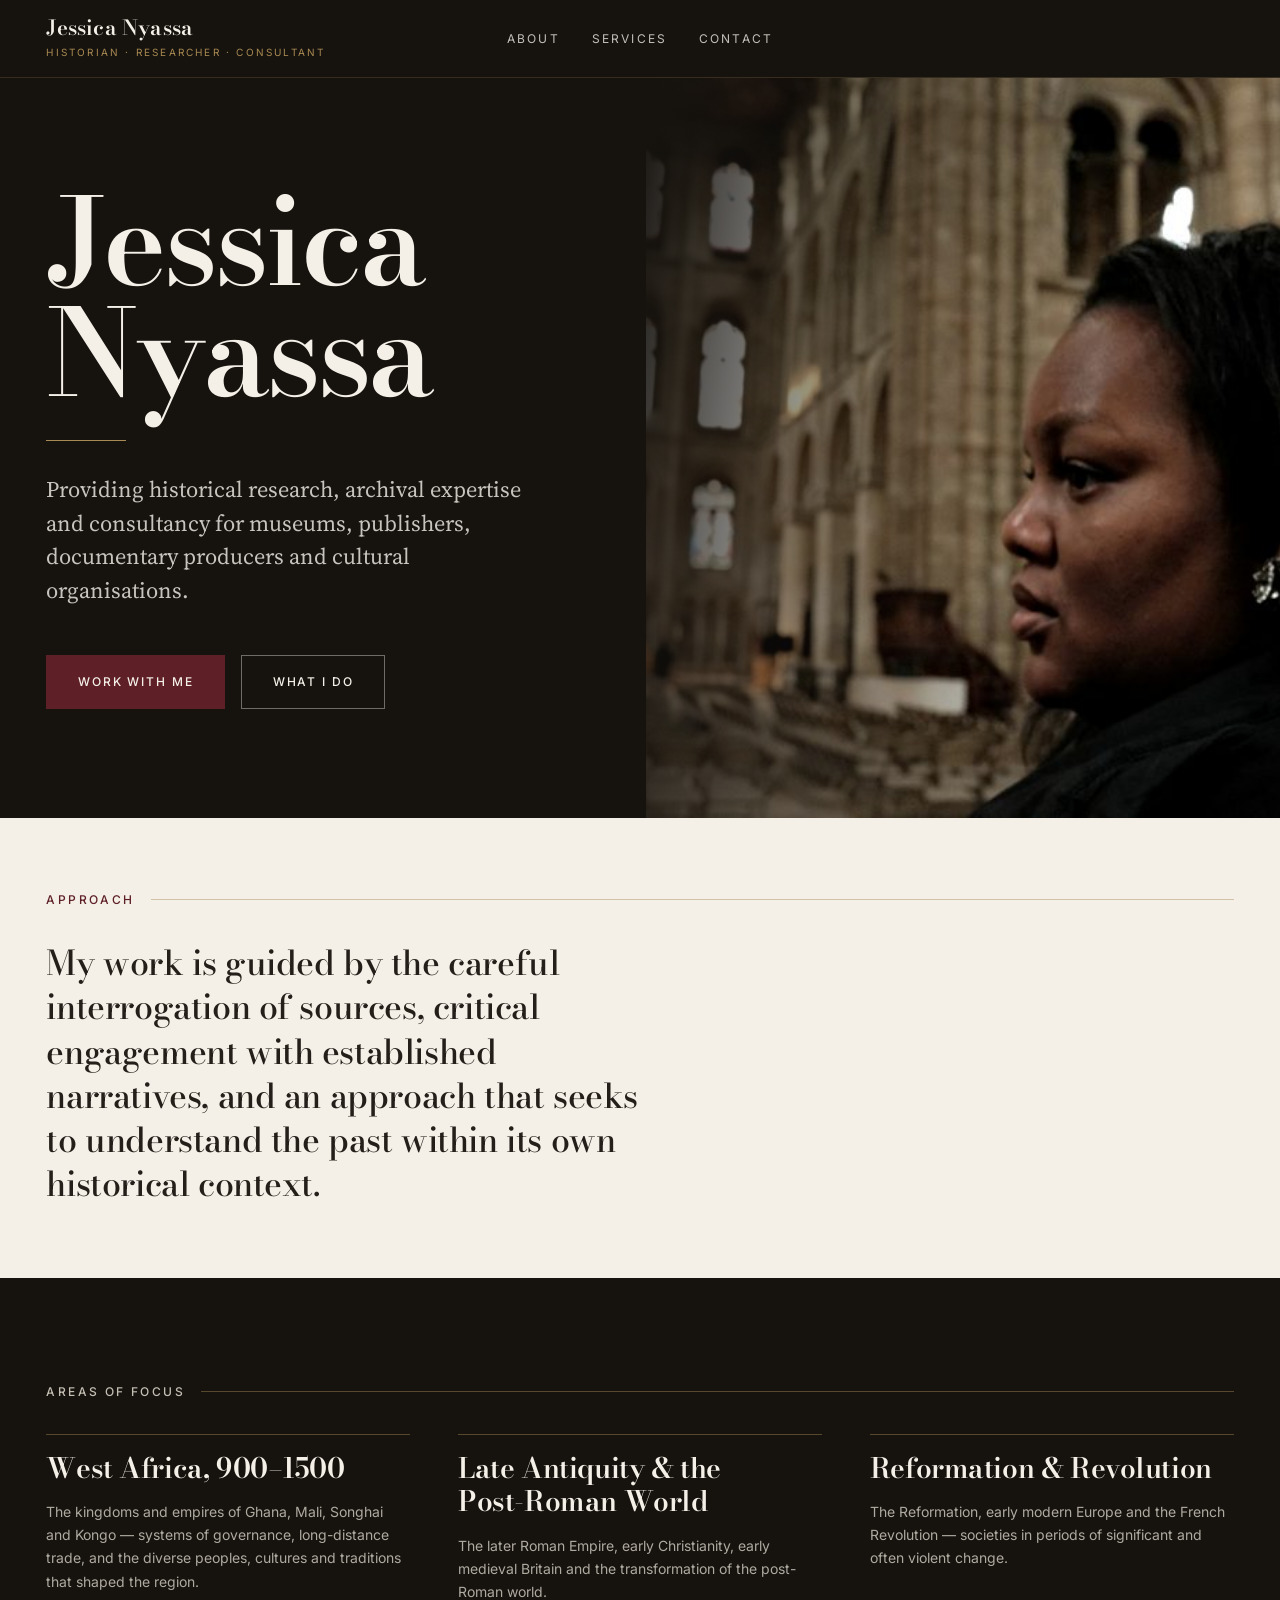
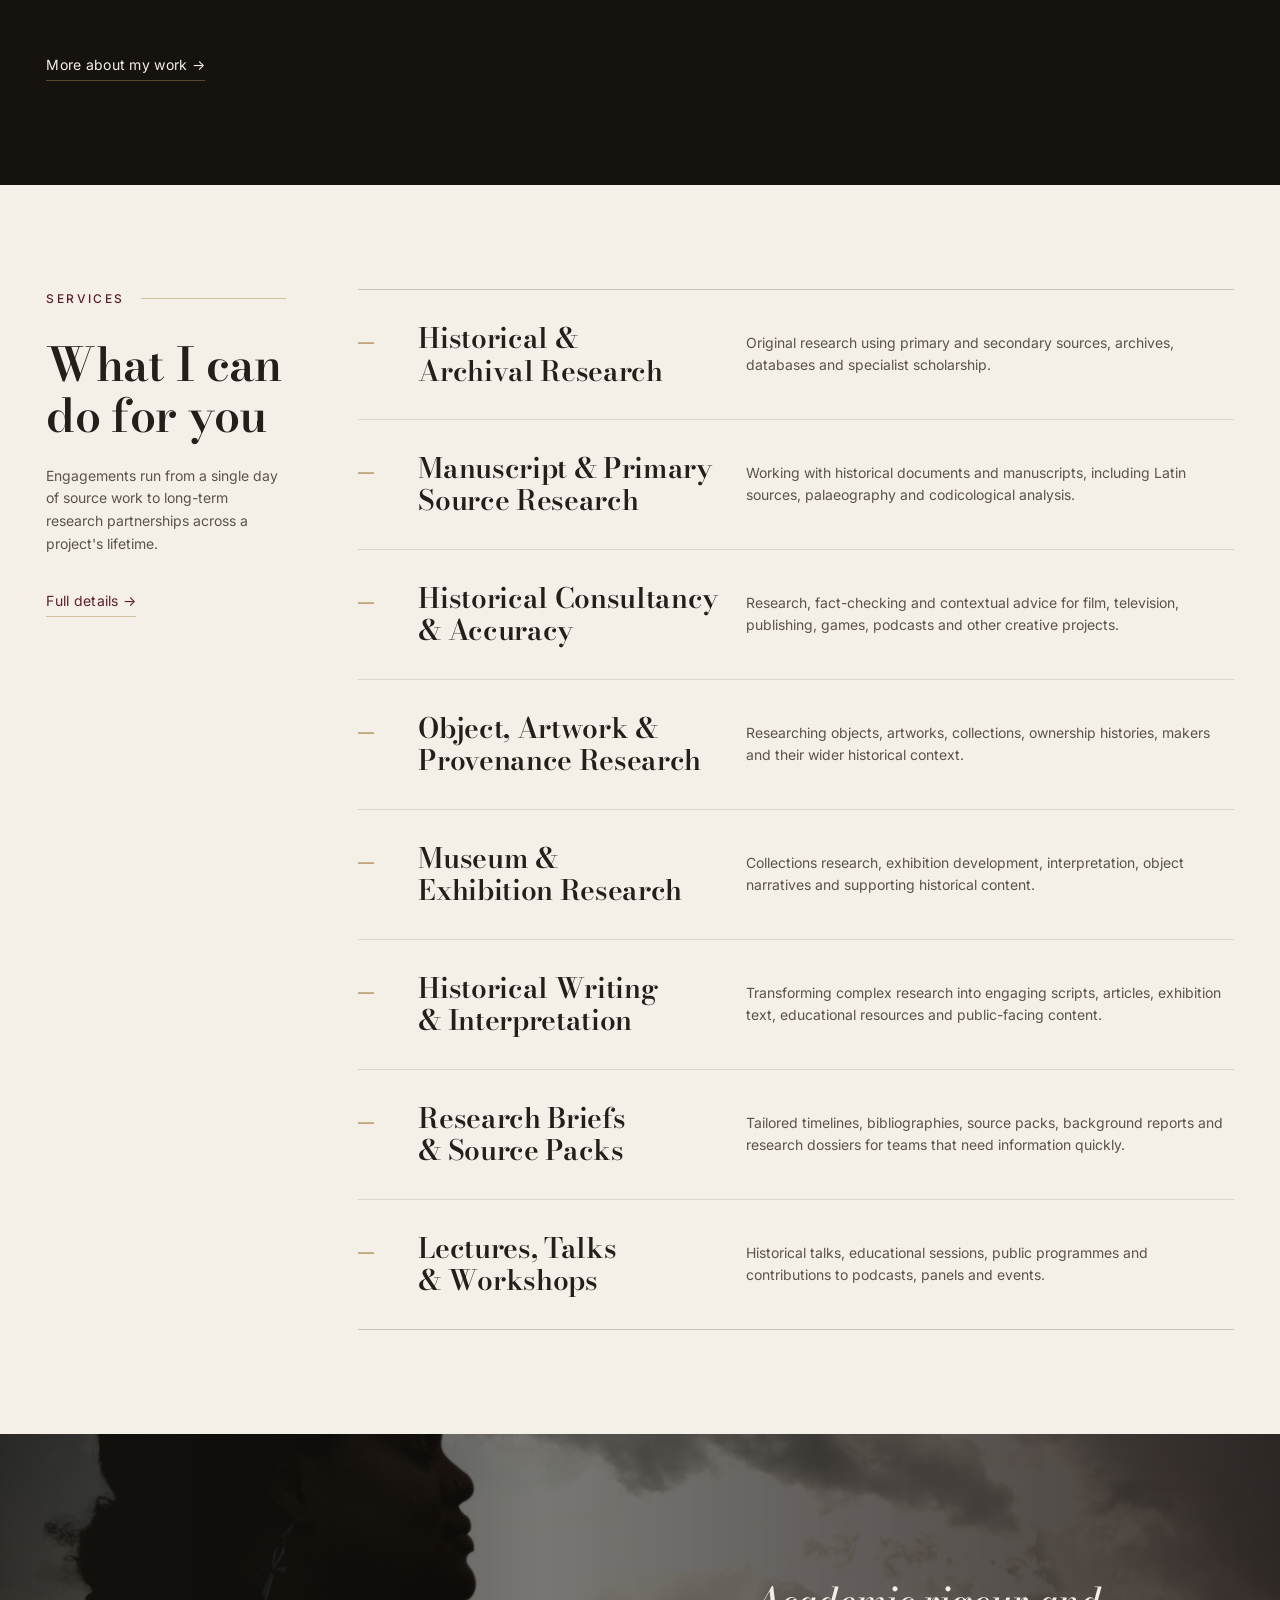
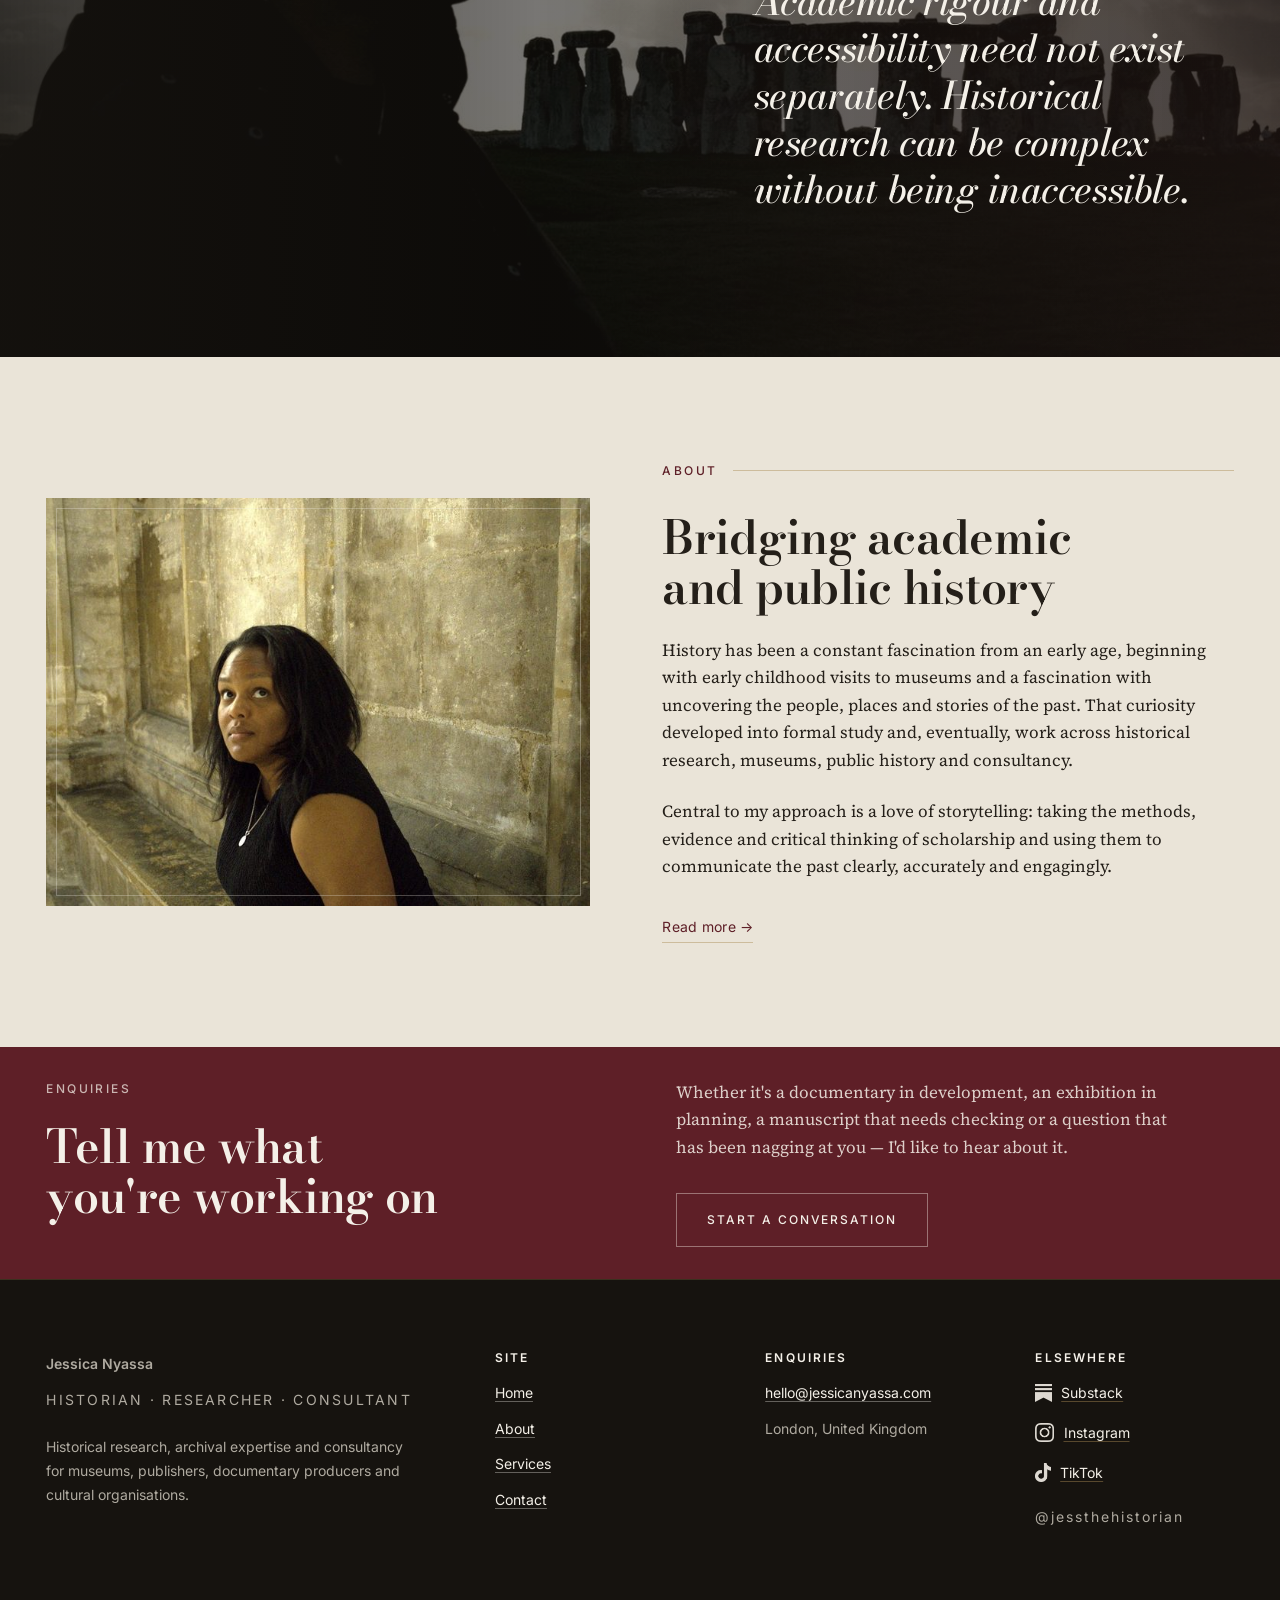
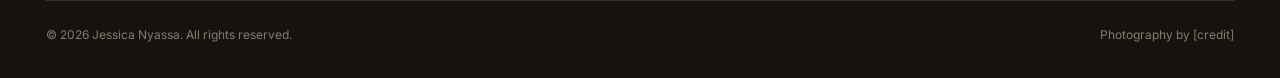
<file: index.html>
<!DOCTYPE html>
<html lang="en-GB">
<head>
<meta charset="utf-8">
<meta name="viewport" content="width=device-width, initial-scale=1">
<title>Jessica Nyassa — Historian, Researcher, Consultant</title>
<meta name="description" content="Jessica Nyassa provides historical research, archival expertise and consultancy for museums, publishers, documentary producers and cultural organisations.">
<meta property="og:title" content="Jessica Nyassa — Historian, Researcher, Consultant">
<meta property="og:description" content="Historical research, archival expertise and consultancy for museums, publishers, documentary producers and cultural organisations.">
<meta property="og:image" content="assets/img/photos/hero-nave.jpg">
<meta property="og:type" content="website">
<link rel="icon" href="assets/img/favicon.svg" type="image/svg+xml">
<link rel="preconnect" href="https://fonts.googleapis.com">
<link rel="preconnect" href="https://fonts.gstatic.com" crossorigin>
<link href="https://fonts.googleapis.com/css2?family=Bodoni+Moda:ital,opsz,wght@0,6..96,400..700;1,6..96,400..700&family=Inter:wght@400;500;600&family=Source+Serif+4:ital,opsz,wght@0,8..60,400;0,8..60,600;1,8..60,400&display=swap" rel="stylesheet">
<link rel="stylesheet" href="assets/css/style.css">
</head>
<body>
<a class="skip-link" href="#main">Skip to content</a>

<header class="masthead">
  <div class="wrap masthead__inner">
    <a class="wordmark" href="index.html">
      <span class="wordmark__name">Jessica Nyassa</span>
      <span class="wordmark__role">Historian · Researcher · Consultant</span>
    </a>
    <button class="nav__toggle" type="button" aria-expanded="false" aria-controls="site-nav">Menu</button>
    <nav class="nav" id="site-nav" aria-label="Primary">
      <ul class="nav__list">
        <li><a class="nav__link" href="about.html">About</a></li>
        <li><a class="nav__link" href="services.html">Services</a></li>
        <li><a class="nav__link" href="contact.html">Contact</a></li>
      </ul>
    </nav>
  </div>
</header>

<main id="main">

  <!-- Hero ------------------------------------------------------------- -->
  <section class="hero">
    <div class="hero__grid">
      <div class="hero__text">
        <h1 class="hero__name"><span>Jessica</span><span>Nyassa</span></h1>
        <hr class="hero__rule">
        <p class="hero__lead">
          Providing historical research, archival expertise and consultancy for museums,
          publishers, documentary producers and cultural organisations.
        </p>
        <div class="btn-row">
          <a class="btn btn--primary" href="contact.html">Work with me</a>
          <a class="btn btn--light" href="services.html">What I do</a>
        </div>
      </div>
      <div class="hero__media">
        <img src="assets/img/photos/hero-nave.jpg" srcset="assets/img/photos/hero-nave-800.jpg 800w, assets/img/photos/hero-nave.jpg 1366w" sizes="(min-width: 62em) 50vw, 100vw" alt="Jessica Nyassa in the nave of a Romanesque cathedral" width="1367" height="911" fetchpriority="high">
      </div>
    </div>
  </section>

  <!-- Statement -------------------------------------------------------- -->
  <section class="section section--tight statement">
    <div class="wrap">
      <div class="label-rule"><p class="label">Approach</p></div>
      <p>
        My work is guided by the careful interrogation of sources, critical engagement with
        established narratives, and an approach that seeks to understand the past within its
        own historical context.
      </p>
    </div>
  </section>

  <!-- Areas of focus --------------------------------------------------- -->
  <section class="section section--dark">
    <div class="wrap">
      <div class="label-rule"><p class="label label--brass">Areas of focus</p></div>
      <div class="focus-grid">
        <div class="focus">
          <h3>West Africa, 900–1500</h3>
          <p>
            The kingdoms and empires of Ghana, Mali, Songhai and Kongo — systems of governance,
            long-distance trade, and the diverse peoples, cultures and traditions that shaped
            the region.
          </p>
        </div>
        <div class="focus">
          <h3>Late Antiquity &amp; the Post-Roman World</h3>
          <p>
            The later Roman Empire, early Christianity, early medieval Britain and the
            transformation of the post-Roman world.
          </p>
        </div>
        <div class="focus">
          <h3>Reformation &amp; Revolution</h3>
          <p>
            The Reformation, early modern Europe and the French Revolution — societies in
            periods of significant and often violent change.
          </p>
        </div>
      </div>
      <p class="mt-6"><a class="arrow-link" href="about.html">More about my work</a></p>
    </div>
  </section>

  <!-- Services --------------------------------------------------------- -->
  <section class="section">
    <div class="wrap">
      <div class="split">
        <div class="split__aside split__aside--sticky">
          <div class="label-rule"><p class="label">Services</p></div>
          <h2>What I can do for you</h2>
          <p class="small sans text-muted">
            Engagements run from a single day of source work to long-term research
            partnerships across a project's lifetime.
          </p>
          <p class="mt-5"><a class="arrow-link" href="services.html">Full details</a></p>
        </div>

        <ul class="index-list">
          <li><a class="index-item" href="services.html#historical-archival-research">
            <span class="index-item__no" aria-hidden="true">—</span>
            <h3 class="index-item__title">Historical &amp; Archival Research</h3>
            <p class="index-item__desc">Original research using primary and secondary sources, archives, databases and specialist scholarship.</p>
          </a></li>
          <li><a class="index-item" href="services.html#manuscript-primary-source-research">
            <span class="index-item__no" aria-hidden="true">—</span>
            <h3 class="index-item__title">Manuscript &amp; Primary Source Research</h3>
            <p class="index-item__desc">Working with historical documents and manuscripts, including Latin sources, palaeography and codicological analysis.</p>
          </a></li>
          <li><a class="index-item" href="services.html#historical-consultancy-accuracy">
            <span class="index-item__no" aria-hidden="true">—</span>
            <h3 class="index-item__title">Historical Consultancy &amp; Accuracy</h3>
            <p class="index-item__desc">Research, fact-checking and contextual advice for film, television, publishing, games, podcasts and other creative projects.</p>
          </a></li>
          <li><a class="index-item" href="services.html#object-artwork-provenance-research">
            <span class="index-item__no" aria-hidden="true">—</span>
            <h3 class="index-item__title">Object, Artwork &amp; Provenance Research</h3>
            <p class="index-item__desc">Researching objects, artworks, collections, ownership histories, makers and their wider historical context.</p>
          </a></li>
          <li><a class="index-item" href="services.html#museum-exhibition-research">
            <span class="index-item__no" aria-hidden="true">—</span>
            <h3 class="index-item__title">Museum &amp; Exhibition Research</h3>
            <p class="index-item__desc">Collections research, exhibition development, interpretation, object narratives and supporting historical content.</p>
          </a></li>
          <li><a class="index-item" href="services.html#historical-writing-interpretation">
            <span class="index-item__no" aria-hidden="true">—</span>
            <h3 class="index-item__title">Historical Writing &amp; Interpretation</h3>
            <p class="index-item__desc">Transforming complex research into engaging scripts, articles, exhibition text, educational resources and public-facing content.</p>
          </a></li>
          <li><a class="index-item" href="services.html#research-briefs-source-packs">
            <span class="index-item__no" aria-hidden="true">—</span>
            <h3 class="index-item__title">Research Briefs &amp; Source Packs</h3>
            <p class="index-item__desc">Tailored timelines, bibliographies, source packs, background reports and research dossiers for teams that need information quickly.</p>
          </a></li>
          <li><a class="index-item" href="services.html#lectures-talks-workshops">
            <span class="index-item__no" aria-hidden="true">—</span>
            <h3 class="index-item__title">Lectures, Talks &amp; Workshops</h3>
            <p class="index-item__desc">Historical talks, educational sessions, public programmes and contributions to podcasts, panels and events.</p>
          </a></li>
        </ul>
      </div>
    </div>
  </section>

  <!-- Quote band ------------------------------------------------------- -->
  <section class="band">
    <div class="band__media">
      <img src="assets/img/photos/band-stones.jpg" srcset="assets/img/photos/band-stones-800.jpg 800w, assets/img/photos/band-stones.jpg 1366w" sizes="100vw" alt="" width="1367" height="911" loading="lazy">
    </div>
    <div class="wrap band__inner">
      <blockquote>
        Academic rigour and accessibility need not exist separately. Historical research can
        be complex without being inaccessible.
      </blockquote>
    </div>
  </section>

  <!-- About teaser ----------------------------------------------------- -->
  <section class="section section--alt">
    <div class="wrap">
      <div class="split split--media">
        <figure class="split__media">
          <div class="frame frame--landscape frame--mat">
            <img src="assets/img/photos/portrait.jpg" srcset="assets/img/photos/portrait-800.jpg 800w, assets/img/photos/portrait.jpg 1366w" sizes="(min-width: 60em) 50vw, 100vw" alt="Jessica Nyassa beside a medieval stone wall" width="1365" height="911" loading="lazy">
          </div>
        </figure>
        <div>
          <div class="label-rule"><p class="label">About</p></div>
          <h2>Bridging academic and public history</h2>
          <div class="prose">
            <p>
              History has been a constant fascination from an early age, beginning with early
              childhood visits to museums and a fascination with uncovering the people, places
              and stories of the past. That curiosity developed into formal study and,
              eventually, work across historical research, museums, public history and
              consultancy.
            </p>
            <p>
              Central to my approach is a love of storytelling: taking the methods, evidence
              and critical thinking of scholarship and using them to communicate the past
              clearly, accurately and engagingly.
            </p>
          </div>
          <p class="mt-5"><a class="arrow-link" href="about.html">Read more</a></p>
        </div>
      </div>
    </div>
  </section>

  <!-- CTA -------------------------------------------------------------- -->
  <section class="section section--tight cta">
    <div class="wrap">
      <div class="split split--even">
        <div>
          <p class="label">Enquiries</p>
          <h2>Tell me what you're working on</h2>
        </div>
        <div>
          <p>
            Whether it's a documentary in development, an exhibition in planning, a manuscript
            that needs checking or a question that has been nagging at you — I'd like to hear
            about it.
          </p>
          <div class="btn-row mt-5">
            <a class="btn btn--light" href="contact.html">Start a conversation</a>
          </div>
        </div>
      </div>
    </div>
  </section>

</main>

<footer class="footer">
  <div class="wrap">
    <div class="footer__grid">
      <div>
        <p class="footer__name">Jessica Nyassa</p>
        <p class="footer__role">Historian · Researcher · Consultant</p>
        <p>
          Historical research, archival expertise and consultancy for museums, publishers,
          documentary producers and cultural organisations.
        </p>
      </div>
      <div>
        <h2>Site</h2>
        <ul>
          <li><a href="index.html">Home</a></li>
          <li><a href="about.html">About</a></li>
          <li><a href="services.html">Services</a></li>
          <li><a href="contact.html">Contact</a></li>
        </ul>
      </div>
      <div>
        <h2>Enquiries</h2>
        <ul>
          <li><a class="ph" href="mailto:hello@jessicanyassa.com">hello@jessicanyassa.com</a></li>
          <li class="ph">London, United Kingdom</li>
        </ul>
      </div>
      <div>
        <h2>Elsewhere</h2>
        <ul class="social-list">
          <li><a href="https://substack.com/@jessthehistorian" rel="me"><img src="assets/img/social/substack.png" alt="" width="18" height="20" loading="lazy"><span>Substack</span></a></li>
          <li><a href="https://www.instagram.com/jessthehistorian" rel="me"><img src="assets/img/social/instagram.png" alt="" width="20" height="20" loading="lazy"><span>Instagram</span></a></li>
          <li><a href="https://www.tiktok.com/@jessthehistorian" rel="me"><img src="assets/img/social/tiktok.png" alt="" width="17" height="20" loading="lazy"><span>TikTok</span></a></li>
        </ul>
        <p class="footer__handle">@jessthehistorian</p>
      </div>
    </div>
    <div class="footer__base">
      <p>© 2026 Jessica Nyassa. All rights reserved.</p>
      <p>Photography by <span class="ph">[credit]</span></p>
    </div>
  </div>
</footer>

<script src="assets/js/main.js"></script>
</body>
</html>
</file>
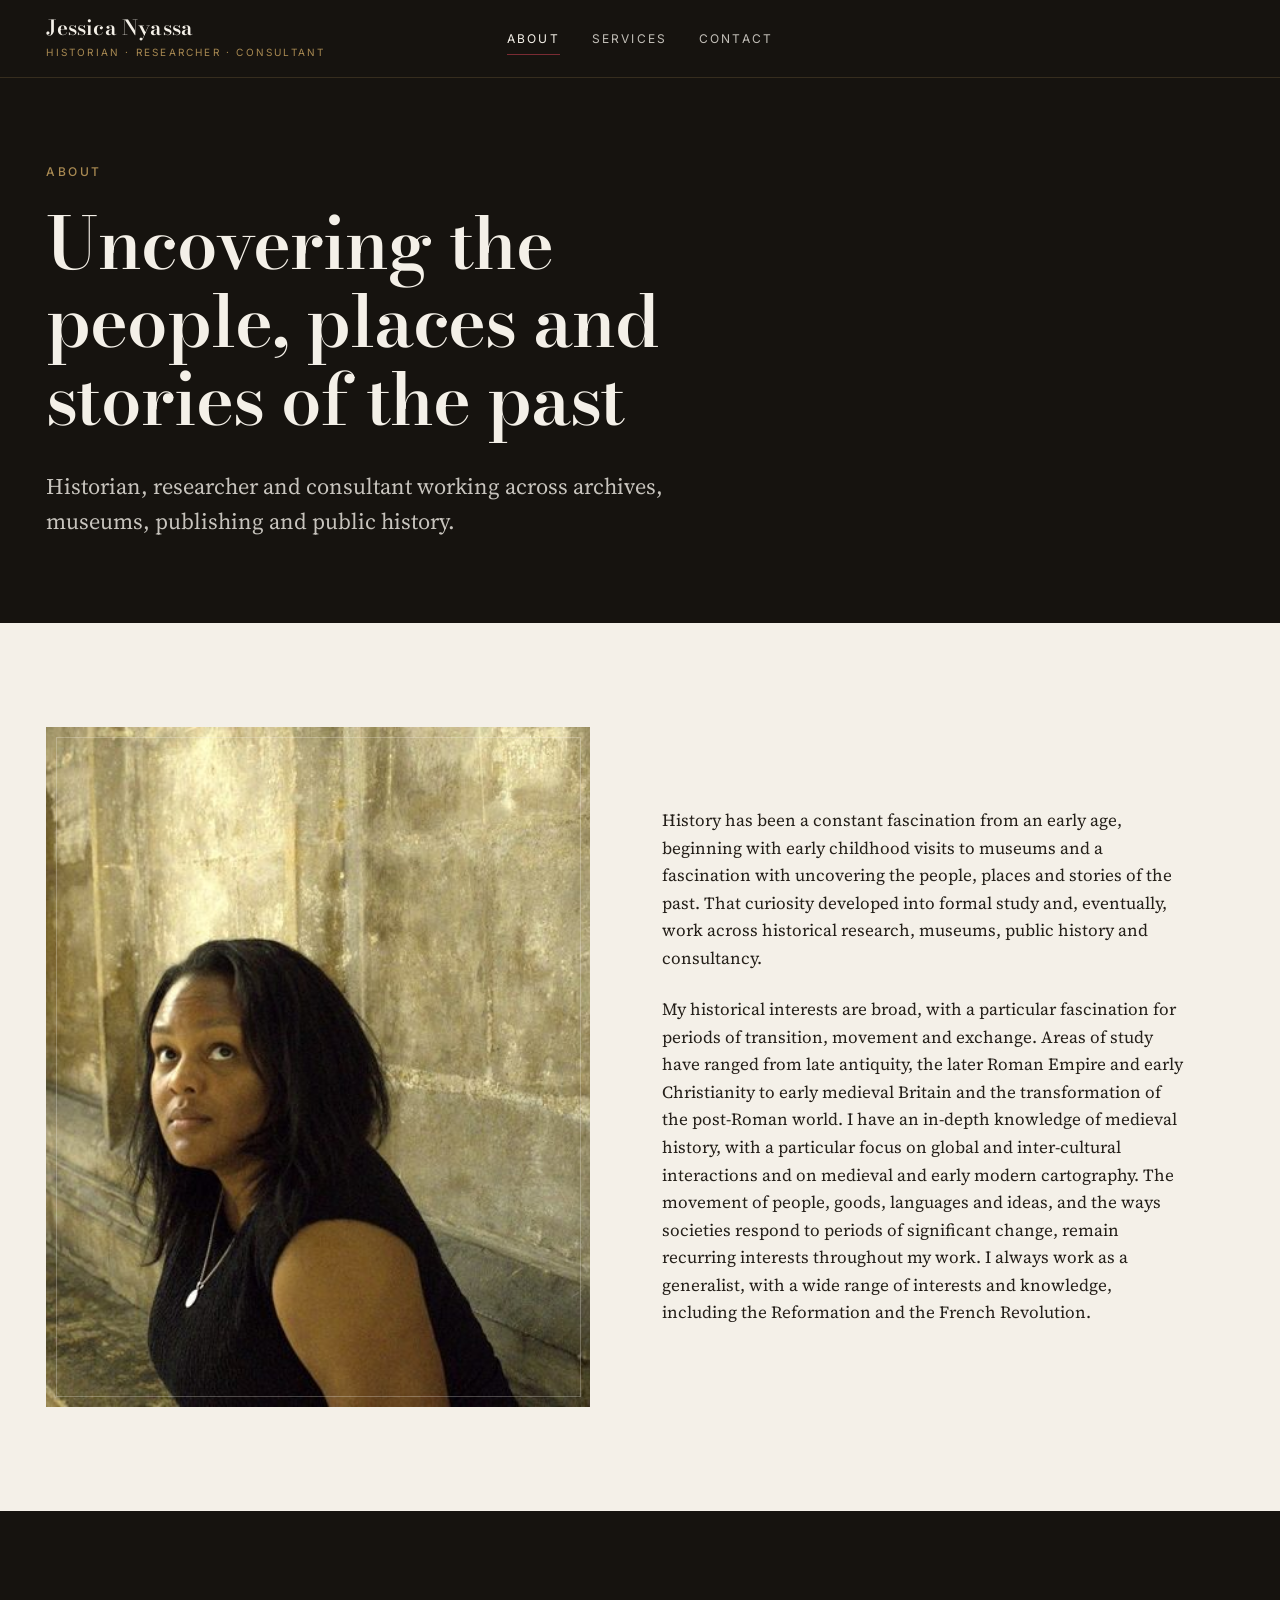
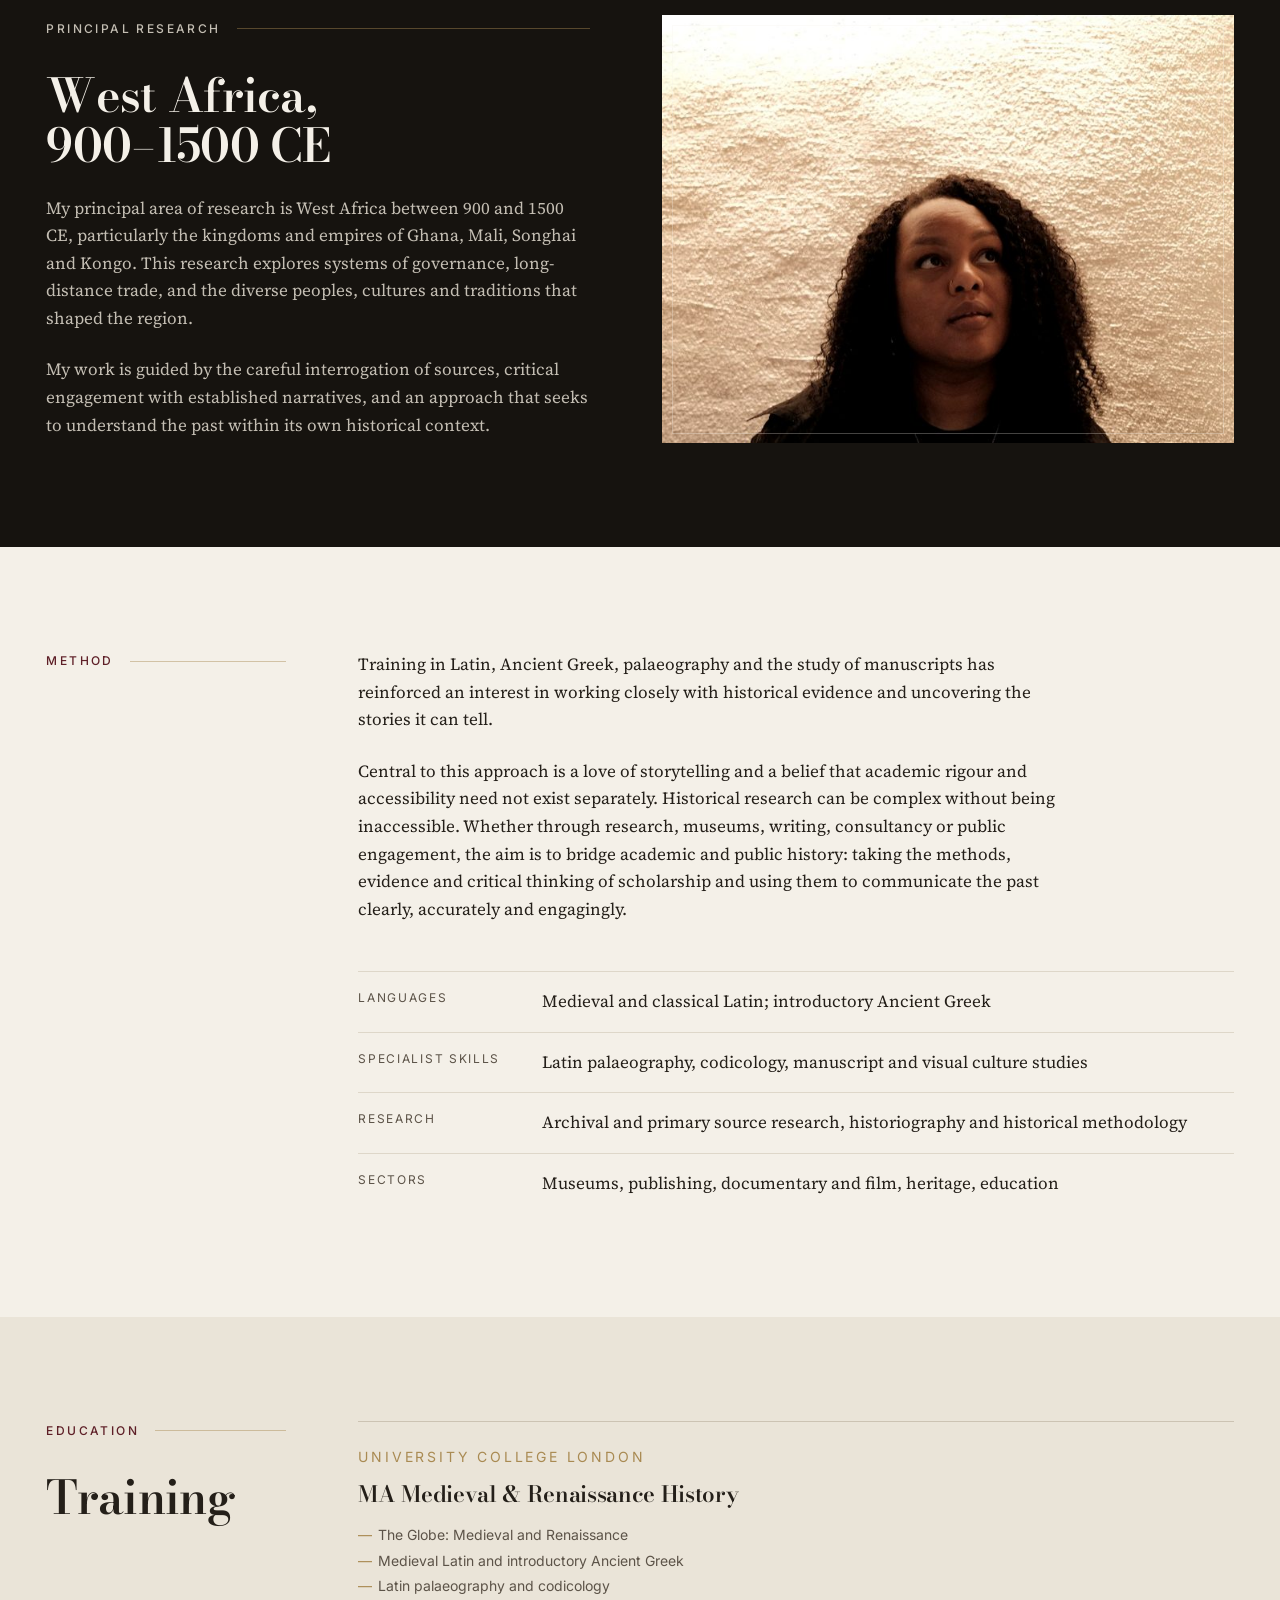
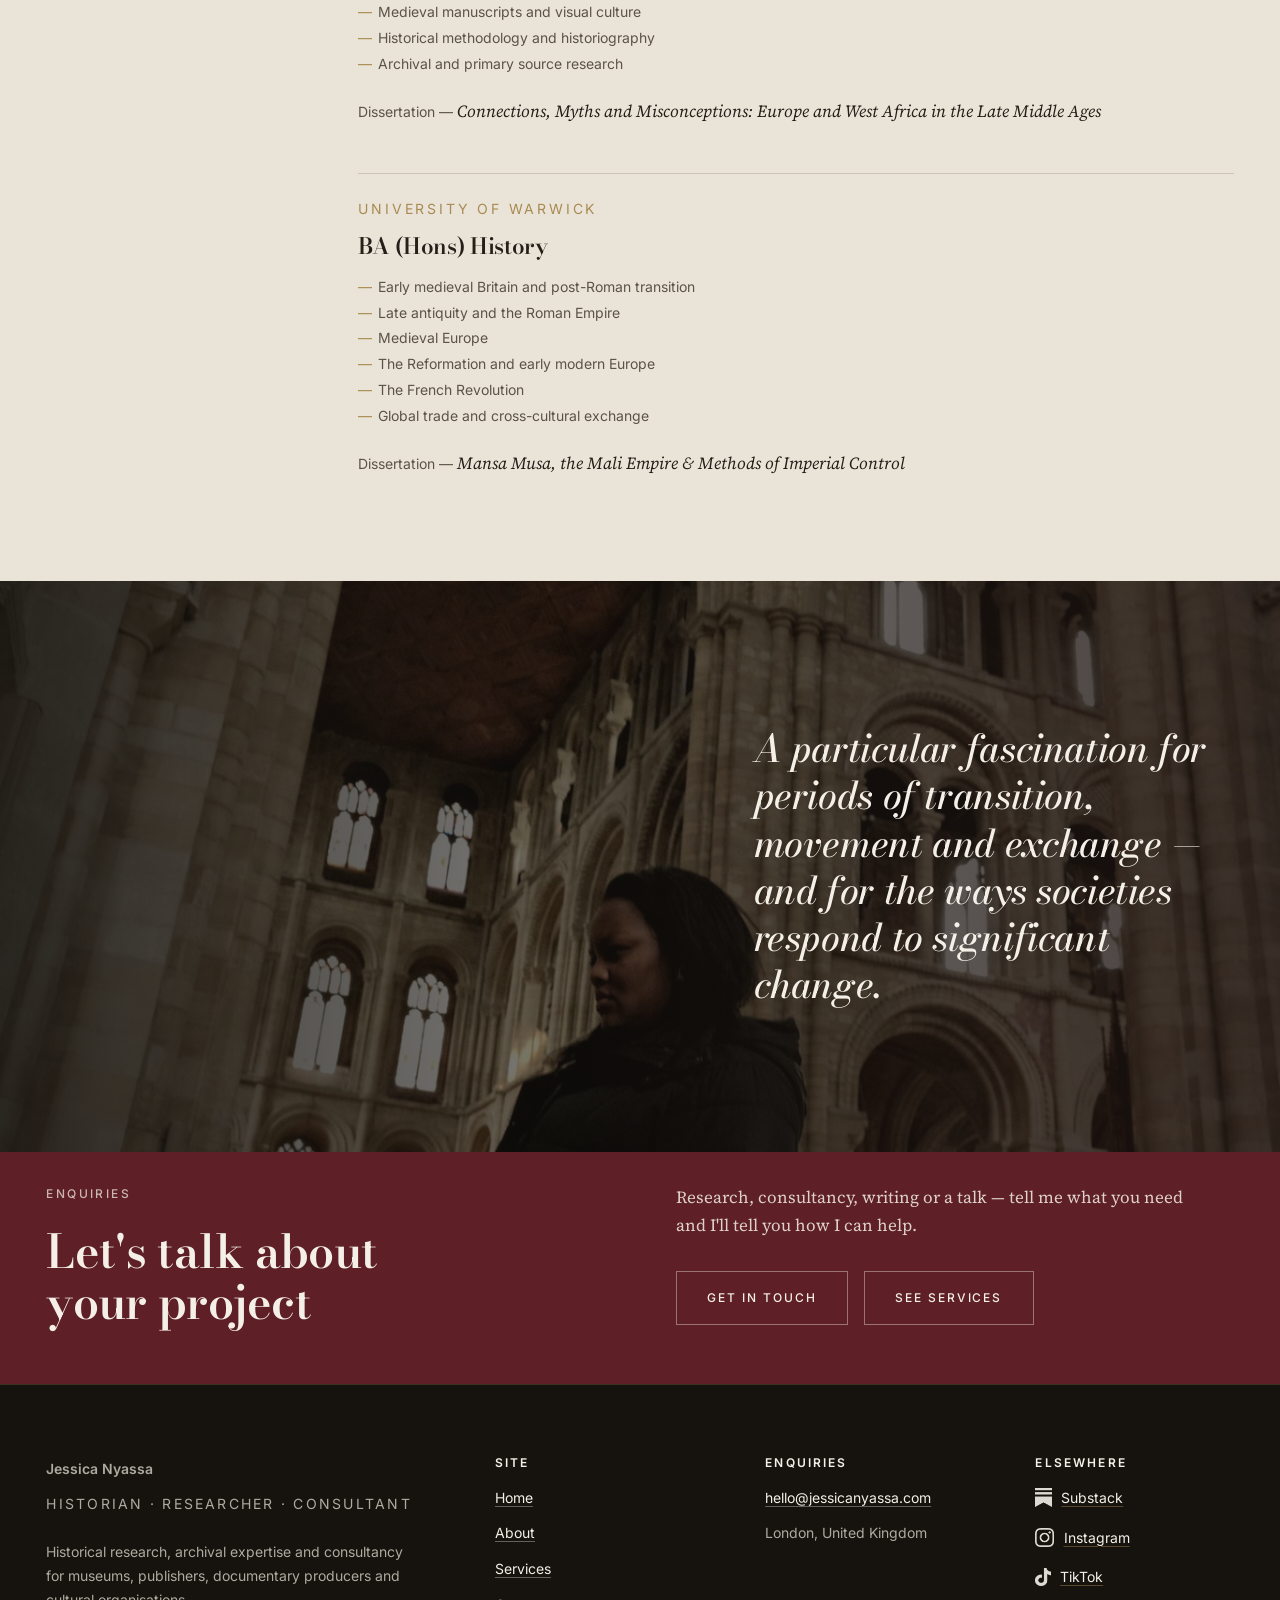
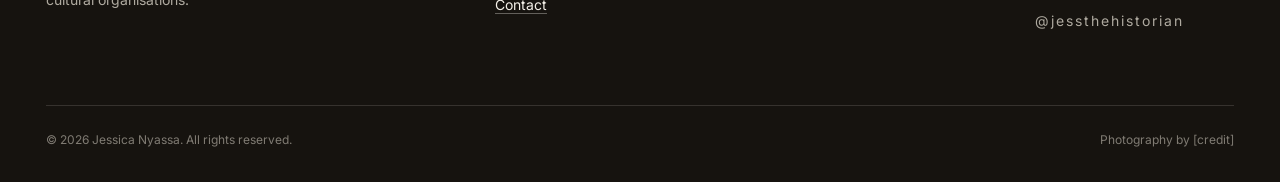
<file: about.html>
<!DOCTYPE html>
<html lang="en-GB">
<head>
<meta charset="utf-8">
<meta name="viewport" content="width=device-width, initial-scale=1">
<title>About — Jessica Nyassa</title>
<meta name="description" content="Jessica Nyassa is a historian, researcher and consultant. MA Medieval &amp; Renaissance History (UCL), BA History (Warwick). Principal research: West Africa, 900–1500 CE.">
<meta property="og:title" content="About — Jessica Nyassa">
<meta property="og:description" content="Jessica Nyassa is a historian, researcher and consultant. MA Medieval &amp; Renaissance History (UCL), BA History (Warwick). Principal research: West Africa, 900–1500 CE.">
<meta property="og:image" content="assets/img/photos/hero-nave.jpg">
<meta property="og:type" content="website">
<link rel="icon" href="assets/img/favicon.svg" type="image/svg+xml">
<link rel="preconnect" href="https://fonts.googleapis.com">
<link rel="preconnect" href="https://fonts.gstatic.com" crossorigin>
<link href="https://fonts.googleapis.com/css2?family=Bodoni+Moda:ital,opsz,wght@0,6..96,400..700;1,6..96,400..700&family=Inter:wght@400;500;600&family=Source+Serif+4:ital,opsz,wght@0,8..60,400;0,8..60,600;1,8..60,400&display=swap" rel="stylesheet">
<link rel="stylesheet" href="assets/css/style.css">
</head>
<body>
<a class="skip-link" href="#main">Skip to content</a>

<header class="masthead">
  <div class="wrap masthead__inner">
    <a class="wordmark" href="index.html">
      <span class="wordmark__name">Jessica Nyassa</span>
      <span class="wordmark__role">Historian · Researcher · Consultant</span>
    </a>
    <button class="nav__toggle" type="button" aria-expanded="false" aria-controls="site-nav">Menu</button>
    <nav class="nav" id="site-nav" aria-label="Primary">
      <ul class="nav__list">
        <li><a class="nav__link" href="about.html" aria-current="page">About</a></li>
        <li><a class="nav__link" href="services.html">Services</a></li>
        <li><a class="nav__link" href="contact.html">Contact</a></li>
      </ul>
    </nav>
  </div>
</header>

<main id="main">

  <!-- Page head -------------------------------------------------------- -->
  <section class="page-head">
    <div class="wrap">
      <p class="label">About</p>
      <h1>Uncovering the people, places and stories of the past</h1>
      <p class="lead">
        Historian, researcher and consultant working across archives, museums, publishing
        and public history.
      </p>
    </div>
  </section>

  <!-- Biography -------------------------------------------------------- -->
  <section class="section">
    <div class="wrap">
      <div class="split split--media">
        <figure class="split__media">
          <div class="frame frame--portrait frame--mat">
            <img src="assets/img/photos/portrait.jpg" srcset="assets/img/photos/portrait-800.jpg 800w, assets/img/photos/portrait.jpg 1366w" sizes="(min-width: 60em) 50vw, 100vw" alt="Jessica Nyassa beside a medieval stone wall" width="1365" height="911">
          </div>
          
        </figure>

        <div class="prose measure">
          <p>
            History has been a constant fascination from an early age, beginning with early
            childhood visits to museums and a fascination with uncovering the people, places
            and stories of the past. That curiosity developed into formal study and,
            eventually, work across historical research, museums, public history and
            consultancy.
          </p>
          <p>
            My historical interests are broad, with a particular fascination for periods of
            transition, movement and exchange. Areas of study have ranged from late antiquity,
            the later Roman Empire and early Christianity to early medieval Britain and the
            transformation of the post-Roman world. I have an in-depth knowledge of medieval
            history, with a particular focus on global and inter-cultural interactions and on
            medieval and early modern cartography. The movement of people, goods, languages and
            ideas, and the ways societies respond to periods of significant change, remain
            recurring interests throughout my work. I always work as a generalist, with a wide
            range of interests and knowledge, including the Reformation and the French
            Revolution.
          </p>
        </div>
      </div>
    </div>
  </section>

  <!-- Principal research ----------------------------------------------- -->
  <section class="section section--dark">
    <div class="wrap">
      <div class="split split--media split--media-flip">
        <figure class="split__media">
          <div class="frame frame--landscape frame--mat">
            <img src="assets/img/photos/sandstone.jpg" srcset="assets/img/photos/sandstone-800.jpg 800w, assets/img/photos/sandstone.jpg 1366w" sizes="(min-width: 60em) 50vw, 100vw" alt="Jessica Nyassa against a sandstone wall" width="1366" height="911" loading="lazy">
          </div>
        </figure>
        <div>
          <div class="label-rule"><p class="label label--brass">Principal research</p></div>
          <h2>West Africa, 900–1500 CE</h2>
          <div class="prose">
            <p>
              My principal area of research is West Africa between 900 and 1500 CE, particularly
              the kingdoms and empires of Ghana, Mali, Songhai and Kongo. This research explores
              systems of governance, long-distance trade, and the diverse peoples, cultures and
              traditions that shaped the region.
            </p>
            <p>
              My work is guided by the careful interrogation of sources, critical engagement
              with established narratives, and an approach that seeks to understand the past
              within its own historical context.
            </p>
          </div>
        </div>
      </div>
    </div>
  </section>

  <!-- Method ----------------------------------------------------------- -->
  <section class="section">
    <div class="wrap">
      <div class="split">
        <div class="split__aside">
          <div class="label-rule"><p class="label">Method</p></div>
        </div>
        <div>
          <div class="prose measure-wide">
            <p>
              Training in Latin, Ancient Greek, palaeography and the study of manuscripts has
              reinforced an interest in working closely with historical evidence and uncovering
              the stories it can tell.
            </p>
            <p>
              Central to this approach is a love of storytelling and a belief that academic
              rigour and accessibility need not exist separately. Historical research can be
              complex without being inaccessible. Whether through research, museums, writing,
              consultancy or public engagement, the aim is to bridge academic and public
              history: taking the methods, evidence and critical thinking of scholarship and
              using them to communicate the past clearly, accurately and engagingly.
            </p>
          </div>

          <dl class="meta-list mt-6">
            <div>
              <dt>Languages</dt>
              <dd>Medieval and classical Latin; introductory Ancient Greek</dd>
            </div>
            <div>
              <dt>Specialist skills</dt>
              <dd>Latin palaeography, codicology, manuscript and visual culture studies</dd>
            </div>
            <div>
              <dt>Research</dt>
              <dd>Archival and primary source research, historiography and historical methodology</dd>
            </div>
            <div>
              <dt>Sectors</dt>
              <dd>Museums, publishing, documentary and film, heritage, education</dd>
            </div>
          </dl>
        </div>
      </div>
    </div>
  </section>

  <!-- Education -------------------------------------------------------- -->
  <section class="section section--alt">
    <div class="wrap">
      <div class="split">
        <div class="split__aside split__aside--sticky">
          <div class="label-rule"><p class="label">Education</p></div>
          <h2>Training</h2>
        </div>

        <div>
          <div class="degree">
            <p class="degree__inst">University College London</p>
            <h3>MA Medieval &amp; Renaissance History</h3>
            <ul class="degree__modules">
              <li>The Globe: Medieval and Renaissance</li>
              <li>Medieval Latin and introductory Ancient Greek</li>
              <li>Latin palaeography and codicology</li>
              <li>Medieval manuscripts and visual culture</li>
              <li>Historical methodology and historiography</li>
              <li>Archival and primary source research</li>
            </ul>
            <p class="degree__diss">
              Dissertation — <cite>Connections, Myths and Misconceptions: Europe and West Africa
              in the Late Middle Ages</cite>
            </p>
          </div>

          <div class="degree">
            <p class="degree__inst">University of Warwick</p>
            <h3>BA (Hons) History</h3>
            <ul class="degree__modules">
              <li>Early medieval Britain and post-Roman transition</li>
              <li>Late antiquity and the Roman Empire</li>
              <li>Medieval Europe</li>
              <li>The Reformation and early modern Europe</li>
              <li>The French Revolution</li>
              <li>Global trade and cross-cultural exchange</li>
            </ul>
            <p class="degree__diss">
              Dissertation — <cite>Mansa Musa, the Mali Empire &amp; Methods of Imperial
              Control</cite>
            </p>
          </div>
        </div>
      </div>
    </div>
  </section>

  <!-- Quote band ------------------------------------------------------- -->
  <section class="band">
    <div class="band__media">
      <img src="assets/img/photos/nave-wide.jpg" srcset="assets/img/photos/nave-wide-800.jpg 800w, assets/img/photos/nave-wide.jpg 1366w" sizes="100vw" alt="" width="1367" height="911" loading="lazy">
    </div>
    <div class="wrap band__inner">
      <blockquote>
        A particular fascination for periods of transition, movement and exchange — and for
        the ways societies respond to significant change.
      </blockquote>
    </div>
  </section>

  <!-- CTA -------------------------------------------------------------- -->
  <section class="section section--tight cta">
    <div class="wrap">
      <div class="split split--even">
        <div>
          <p class="label">Enquiries</p>
          <h2>Let's talk about your project</h2>
        </div>
        <div>
          <p>
            Research, consultancy, writing or a talk — tell me what you need and I'll tell you
            how I can help.
          </p>
          <div class="btn-row mt-5">
            <a class="btn btn--light" href="contact.html">Get in touch</a>
            <a class="btn btn--light" href="services.html">See services</a>
          </div>
        </div>
      </div>
    </div>
  </section>

</main>

<footer class="footer">
  <div class="wrap">
    <div class="footer__grid">
      <div>
        <p class="footer__name">Jessica Nyassa</p>
        <p class="footer__role">Historian · Researcher · Consultant</p>
        <p>
          Historical research, archival expertise and consultancy for museums, publishers,
          documentary producers and cultural organisations.
        </p>
      </div>
      <div>
        <h2>Site</h2>
        <ul>
          <li><a href="index.html">Home</a></li>
          <li><a href="about.html">About</a></li>
          <li><a href="services.html">Services</a></li>
          <li><a href="contact.html">Contact</a></li>
        </ul>
      </div>
      <div>
        <h2>Enquiries</h2>
        <ul>
          <li><a class="ph" href="mailto:hello@jessicanyassa.com">hello@jessicanyassa.com</a></li>
          <li class="ph">London, United Kingdom</li>
        </ul>
      </div>
      <div>
        <h2>Elsewhere</h2>
        <ul class="social-list">
          <li><a href="https://substack.com/@jessthehistorian" rel="me"><img src="assets/img/social/substack.png" alt="" width="18" height="20" loading="lazy"><span>Substack</span></a></li>
          <li><a href="https://www.instagram.com/jessthehistorian" rel="me"><img src="assets/img/social/instagram.png" alt="" width="20" height="20" loading="lazy"><span>Instagram</span></a></li>
          <li><a href="https://www.tiktok.com/@jessthehistorian" rel="me"><img src="assets/img/social/tiktok.png" alt="" width="17" height="20" loading="lazy"><span>TikTok</span></a></li>
        </ul>
        <p class="footer__handle">@jessthehistorian</p>
      </div>
    </div>
    <div class="footer__base">
      <p>© 2026 Jessica Nyassa. All rights reserved.</p>
      <p>Photography by <span class="ph">[credit]</span></p>
    </div>
  </div>
</footer>

<script src="assets/js/main.js"></script>
</body>
</html>
</file>
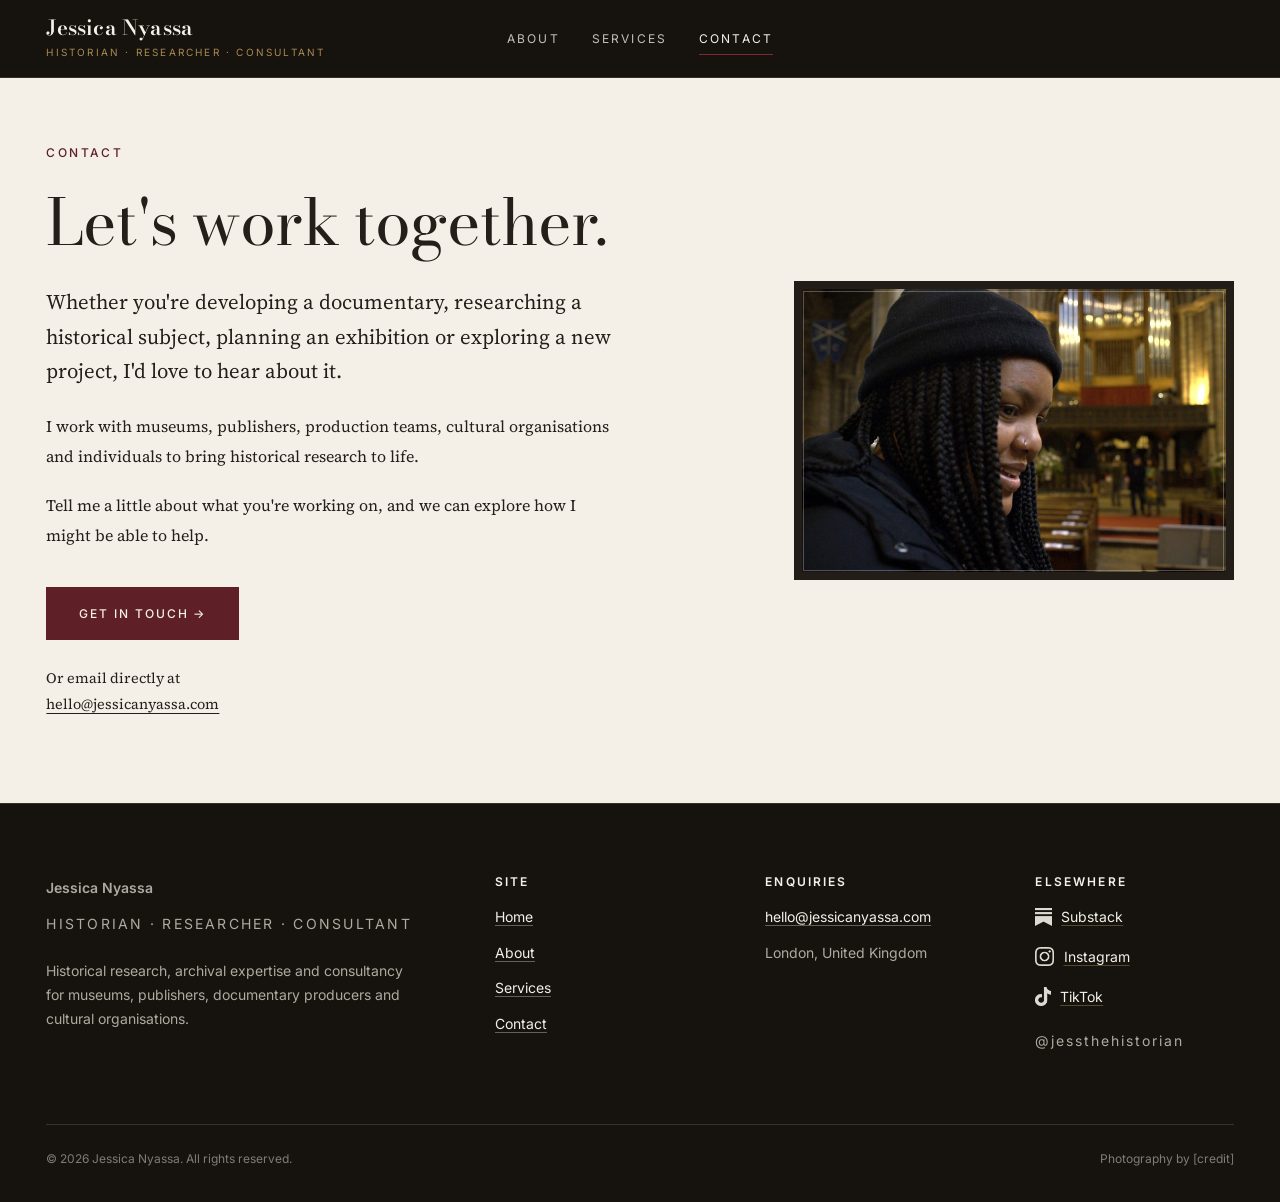
<file: contact.html>
<!DOCTYPE html>
<html lang="en-GB">
<head>
<meta charset="utf-8">
<meta name="viewport" content="width=device-width, initial-scale=1">
<title>Contact — Jessica Nyassa</title>
<meta name="description" content="Enquire about historical research, archival work, consultancy, museum and exhibition research, writing, source packs, lectures and workshops.">
<meta property="og:title" content="Contact — Jessica Nyassa">
<meta property="og:description" content="Enquire about historical research, archival work, consultancy, museum and exhibition research, writing, source packs, lectures and workshops.">
<meta property="og:image" content="assets/img/photos/hero-nave.jpg">
<meta property="og:type" content="website">
<link rel="icon" href="assets/img/favicon.svg" type="image/svg+xml">
<link rel="preconnect" href="https://fonts.googleapis.com">
<link rel="preconnect" href="https://fonts.gstatic.com" crossorigin>
<link href="https://fonts.googleapis.com/css2?family=Bodoni+Moda:ital,opsz,wght@0,6..96,400..700;1,6..96,400..700&family=Inter:wght@400;500;600&family=Source+Serif+4:ital,opsz,wght@0,8..60,400;0,8..60,600;1,8..60,400&display=swap" rel="stylesheet">
<link rel="stylesheet" href="assets/css/style.css">
</head>
<body>
<a class="skip-link" href="#main">Skip to content</a>

<header class="masthead">
  <div class="wrap masthead__inner">
    <a class="wordmark" href="index.html">
      <span class="wordmark__name">Jessica Nyassa</span>
      <span class="wordmark__role"> Historian · Researcher · Consultant </span>
    </a>
    <button class="nav__toggle" type="button" aria-expanded="false" aria-controls="site-nav">Menu</button>
    <nav class="nav" id="site-nav" aria-label="Primary">
      <ul class="nav__list">
        <li><a class="nav__link" href="about.html">About</a></li>
        <li><a class="nav__link" href="services.html">Services</a></li>
        <li><a class="nav__link" href="contact.html" aria-current="page">Contact</a></li>
      </ul>
    </nav>
  </div>
</header>


<main id="main">

  <section class="contact-section">
    <div class="wrap">
      <div class="contact-layout">

        <div class="contact-content">
          <p class="label">CONTACT</p>

          <h1>Let's work together.</h1>

          <p class="contact-intro">
            Whether you're developing a documentary, researching
            a historical subject, planning an exhibition or
            exploring a new project, I'd love to hear about it.
          </p>

          <p class="contact-description">
            I work with museums, publishers, production teams,
            cultural organisations and individuals to bring
            historical research to life.
          </p>

          <p class="contact-description">
            Tell me a little about what you're working on,
            and we can explore how I might be able to help.
          </p>

          <div class="contact-action">
            <a class="btn btn--primary"
               href="mailto:hello@jessicanyassa.com?subject=Historical%20Research%20Enquiry">
              Get in touch &rarr;
            </a>

            <p class="contact-email">
              Or email directly at<br>
              <a href="mailto:hello@jessicanyassa.com">
                hello@jessicanyassa.com
              </a>
            </p>
          </div>
        </div>

        <div class="contact-image">
          <div class="frame frame--portrait frame--mat">
            <img
              src="assets/img/photos/profile.jpg"
              srcset="assets/img/photos/profile-800.jpg 800w,
                      assets/img/photos/profile.jpg 1366w"
              sizes="(min-width: 60em) 40vw, 100vw"
              alt="Jessica Nyassa in a cathedral interior"
              width="1365"
              height="911"
              loading="lazy">
          </div>
        </div>

      </div>
    </div>
  </section>

</main>


<footer class="footer">
  <div class="wrap">
    <div class="footer__grid">
      <div>
        <p class="footer__name">Jessica Nyassa</p>
        <p class="footer__role">Historian · Researcher · Consultant</p>
        <p>
          Historical research, archival expertise and consultancy for museums, publishers,
          documentary producers and cultural organisations.
        </p>
      </div>
      <div>
        <h2>Site</h2>
        <ul>
          <li><a href="index.html">Home</a></li>
          <li><a href="about.html">About</a></li>
          <li><a href="services.html">Services</a></li>
          <li><a href="contact.html">Contact</a></li>
        </ul>
      </div>
      <div>
        <h2>Enquiries</h2>
        <ul>
          <li><a class="ph" href="mailto:hello@jessicanyassa.com">hello@jessicanyassa.com</a></li>
          <li class="ph">London, United Kingdom</li>
        </ul>
      </div>
      <div>
        <h2>Elsewhere</h2>
        <ul class="social-list">
          <li><a href="https://substack.com/@jessthehistorian" rel="me"><img src="assets/img/social/substack.png" alt="" width="18" height="20" loading="lazy"><span>Substack</span></a></li>
          <li><a href="https://www.instagram.com/jessthehistorian" rel="me"><img src="assets/img/social/instagram.png" alt="" width="20" height="20" loading="lazy"><span>Instagram</span></a></li>
          <li><a href="https://www.tiktok.com/@jessthehistorian" rel="me"><img src="assets/img/social/tiktok.png" alt="" width="17" height="20" loading="lazy"><span>TikTok</span></a></li>
        </ul>
        <p class="footer__handle">@jessthehistorian</p>
      </div>
    </div>
    <div class="footer__base">
      <p>© 2026 Jessica Nyassa. All rights reserved.</p>
      <p>Photography by <span class="ph">[credit]</span></p>
    </div>
  </div>
</footer>

<script src="assets/js/main.js"></script>
</body>
</html>
</file>
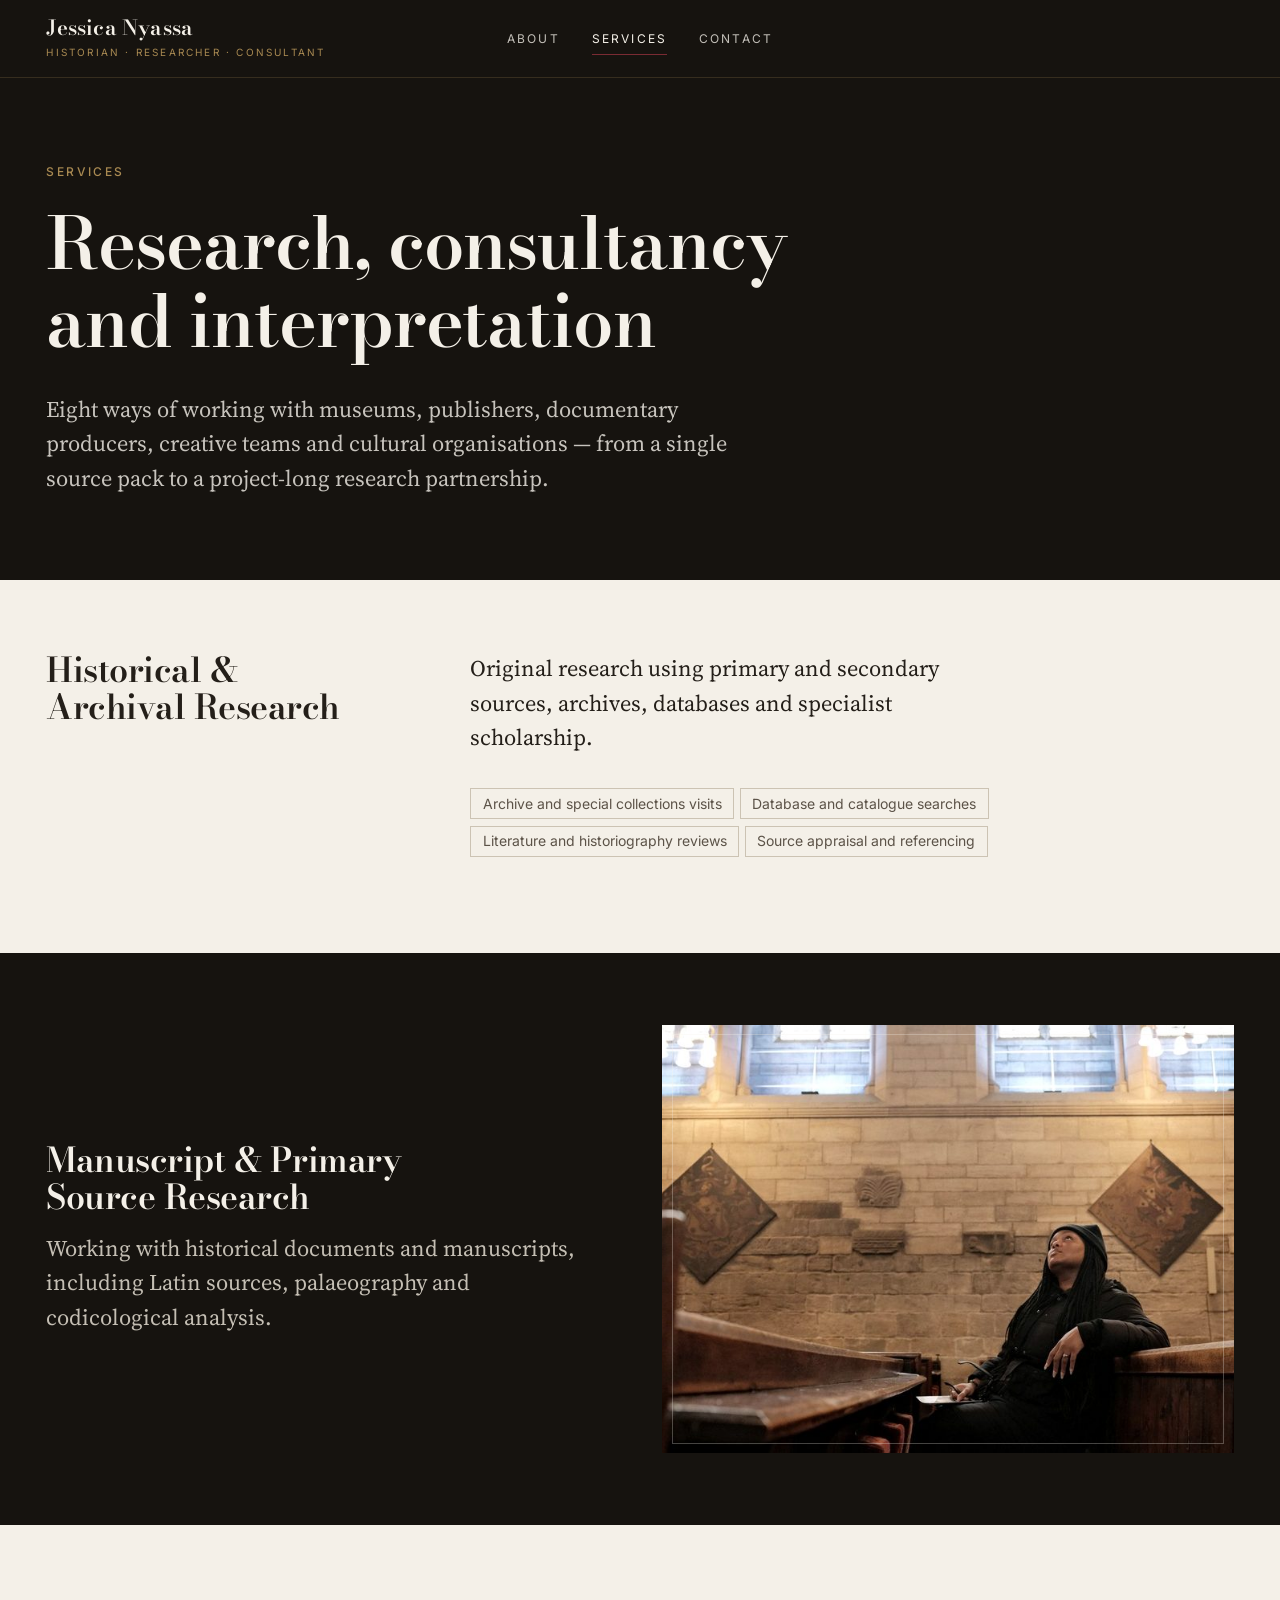
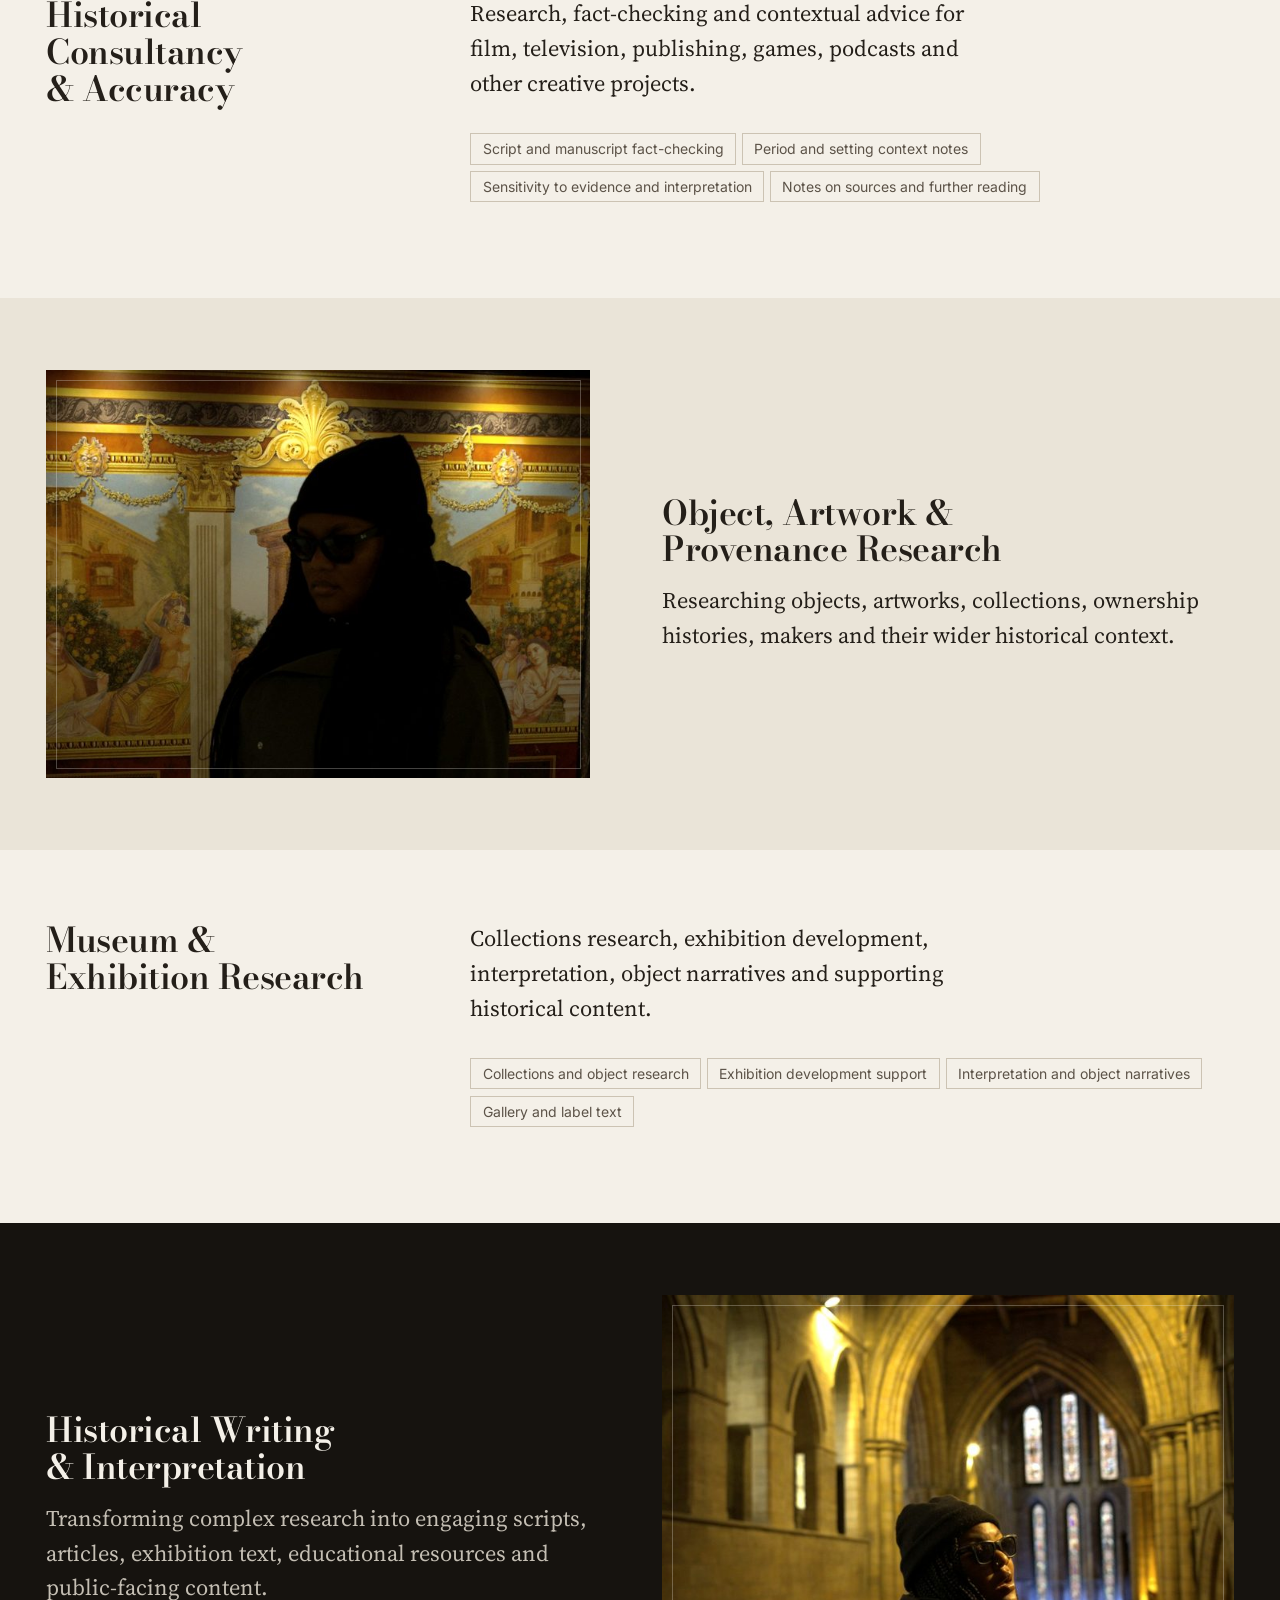
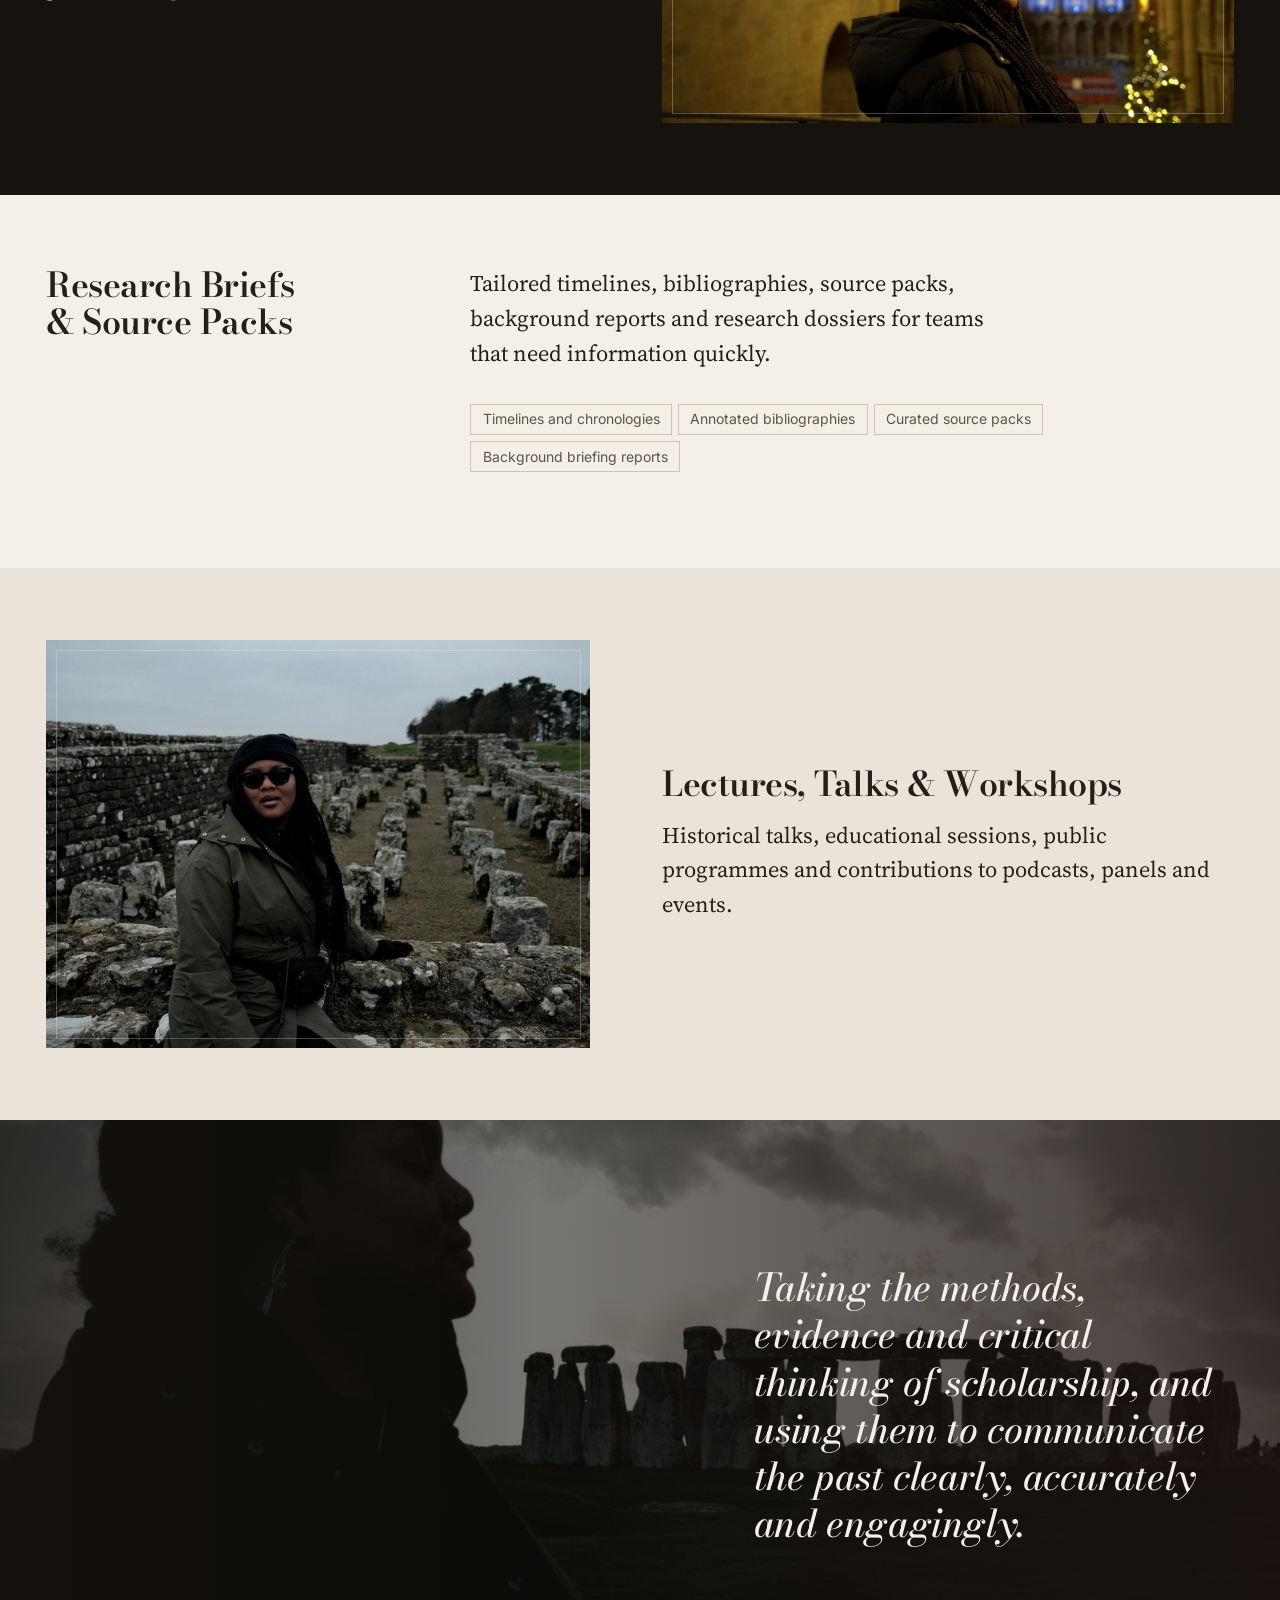
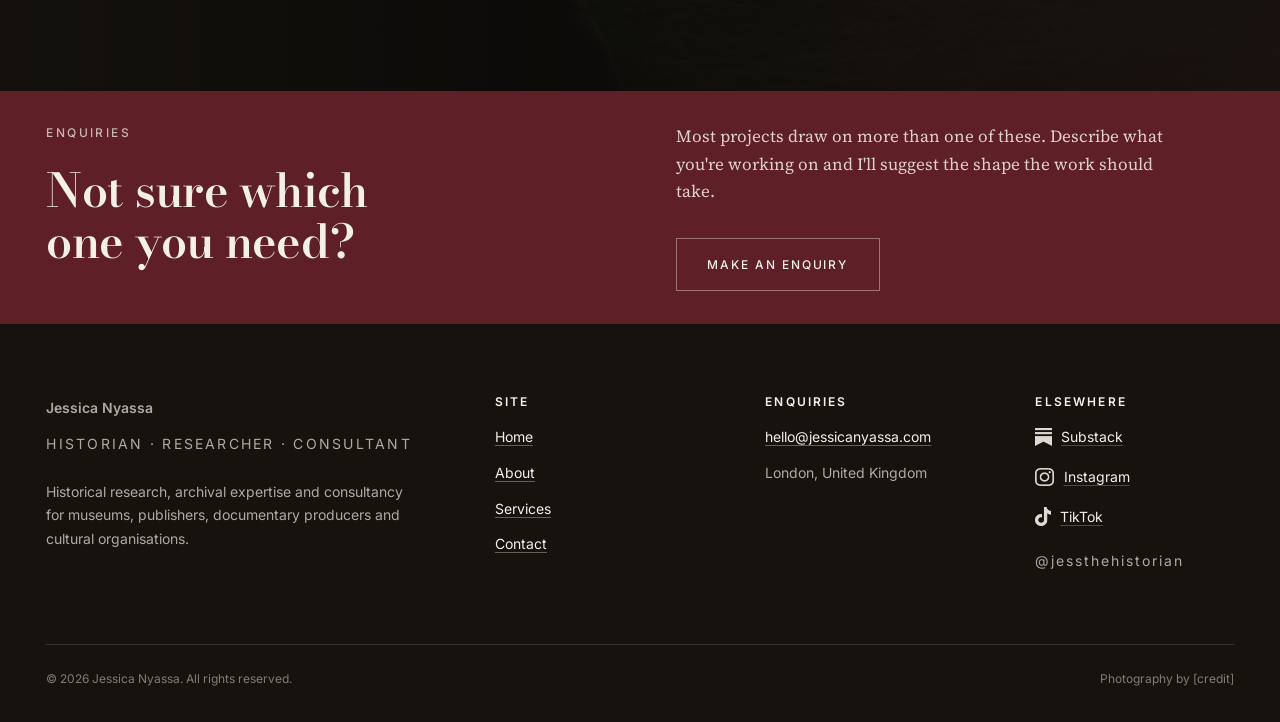
<file: services.html>
<!DOCTYPE html>
<html lang="en-GB">
<head>
<meta charset="utf-8">
<meta name="viewport" content="width=device-width, initial-scale=1">
<title>Services — Jessica Nyassa</title>
<meta name="description" content="Historical and archival research, manuscript and primary source work, consultancy and accuracy, provenance research, museum and exhibition research, writing, research briefs, lectures and workshops.">
<meta property="og:title" content="Services — Jessica Nyassa">
<meta property="og:description" content="Historical and archival research, manuscript and primary source work, consultancy and accuracy, provenance research, museum and exhibition research, writing, research briefs, lectures and workshops.">
<meta property="og:image" content="assets/img/photos/hero-nave.jpg">
<meta property="og:type" content="website">
<link rel="icon" href="assets/img/favicon.svg" type="image/svg+xml">
<link rel="preconnect" href="https://fonts.googleapis.com">
<link rel="preconnect" href="https://fonts.gstatic.com" crossorigin>
<link href="https://fonts.googleapis.com/css2?family=Bodoni+Moda:ital,opsz,wght@0,6..96,400..700;1,6..96,400..700&family=Inter:wght@400;500;600&family=Source+Serif+4:ital,opsz,wght@0,8..60,400;0,8..60,600;1,8..60,400&display=swap" rel="stylesheet">
<link rel="stylesheet" href="assets/css/style.css">
</head>
<body>
<a class="skip-link" href="#main">Skip to content</a>

<header class="masthead">
  <div class="wrap masthead__inner">
    <a class="wordmark" href="index.html">
      <span class="wordmark__name">Jessica Nyassa</span>
      <span class="wordmark__role">Historian · Researcher · Consultant</span>
    </a>
    <button class="nav__toggle" type="button" aria-expanded="false" aria-controls="site-nav">Menu</button>
    <nav class="nav" id="site-nav" aria-label="Primary">
      <ul class="nav__list">
        <li><a class="nav__link" href="about.html">About</a></li>
        <li><a class="nav__link" href="services.html" aria-current="page">Services</a></li>
        <li><a class="nav__link" href="contact.html">Contact</a></li>
      </ul>
    </nav>
  </div>
</header>

<main id="main">

  <!-- Page head -------------------------------------------------------- -->
  <section class="page-head">
    <div class="wrap">
      <p class="label">Services</p>
      <h1>Research, consultancy and interpretation</h1>
      <p class="lead">
        Eight ways of working with museums, publishers, documentary producers, creative teams
        and cultural organisations — from a single source pack to a project-long research
        partnership.
      </p>
    </div>
  </section>

  <!-- Service 01 ------------------------------------------------------- -->
  <section class="section section--tight" id="historical-archival-research">
    <div class="wrap">
      <div class="split split--service">
        <div class="split__aside">
          <h2 class="service__title">Historical &amp; Archival Research</h2>
        </div>
        <div>
          <p class="lead measure">
            Original research using primary and secondary sources, archives, databases and
            specialist scholarship.
          </p>
          <ul class="pill-list mt-5">
            <li>Archive and special collections visits</li>
            <li>Database and catalogue searches</li>
            <li>Literature and historiography reviews</li>
            <li>Source appraisal and referencing</li>
          </ul>
        </div>
      </div>
    </div>
  </section>

  <!-- Service 02 ------------------------------------------------------- -->
  <section class="section section--tight section--dark" id="manuscript-primary-source-research">
    <div class="wrap">
      <div class="split split--media split--media-flip">
        <figure class="split__media">
          <div class="frame frame--landscape frame--mat">
            <img src="assets/img/photos/stalls.jpg" srcset="assets/img/photos/stalls-800.jpg 800w, assets/img/photos/stalls.jpg 1366w" sizes="(min-width: 60em) 50vw, 100vw" alt="Jessica Nyassa working in a cathedral interior" width="1367" height="911" loading="lazy">
          </div>
        </figure>
        <div>
          <h2 class="service__title">Manuscript &amp; Primary Source Research</h2>
          <p class="lead">
            Working with historical documents and manuscripts, including Latin sources,
            palaeography and codicological analysis.
          </p>
        </div>
      </div>
    </div>
  </section>

  <!-- Service 03 ------------------------------------------------------- -->
  <section class="section section--tight" id="historical-consultancy-accuracy">
    <div class="wrap">
      <div class="split split--service">
        <div class="split__aside">
          <h2 class="service__title">Historical Consultancy &amp; Accuracy</h2>
        </div>
        <div>
          <p class="lead measure">
            Research, fact-checking and contextual advice for film, television, publishing,
            games, podcasts and other creative projects.
          </p>
          <ul class="pill-list mt-5">
            <li>Script and manuscript fact-checking</li>
            <li>Period and setting context notes</li>
            <li>Sensitivity to evidence and interpretation</li>
            <li>Notes on sources and further reading</li>
          </ul>
        </div>
      </div>
    </div>
  </section>

  <!-- Service 04 ------------------------------------------------------- -->
  <section class="section section--tight section--alt" id="object-artwork-provenance-research">
    <div class="wrap">
      <div class="split split--media">
        <figure class="split__media">
          <div class="frame frame--landscape frame--mat">
            <img src="assets/img/photos/gilded.jpg" srcset="assets/img/photos/gilded-800.jpg 800w, assets/img/photos/gilded.jpg 1366w" sizes="(min-width: 60em) 50vw, 100vw" alt="Jessica Nyassa in a painted and gilded interior" width="1365" height="911" loading="lazy">
          </div>
        </figure>
        <div>
          <h2 class="service__title">Object, Artwork &amp; Provenance Research</h2>
          <p class="lead">
            Researching objects, artworks, collections, ownership histories, makers and their
            wider historical context.
          </p>
        </div>
      </div>
    </div>
  </section>

  <!-- Service 05 ------------------------------------------------------- -->
  <section class="section section--tight" id="museum-exhibition-research">
    <div class="wrap">
      <div class="split split--service">
        <div class="split__aside">
          <h2 class="service__title">Museum &amp; Exhibition Research</h2>
        </div>
        <div>
          <p class="lead measure">
            Collections research, exhibition development, interpretation, object narratives and
            supporting historical content.
          </p>
          <ul class="pill-list mt-5">
            <li>Collections and object research</li>
            <li>Exhibition development support</li>
            <li>Interpretation and object narratives</li>
            <li>Gallery and label text</li>
          </ul>
        </div>
      </div>
    </div>
  </section>

  <!-- Service 06 ------------------------------------------------------- -->
  <section class="section section--tight section--dark" id="historical-writing-interpretation">
    <div class="wrap">
      <div class="split split--media split--media-flip">
        <figure class="split__media">
          <div class="frame frame--landscape frame--mat">
            <img src="assets/img/photos/choir.jpg" srcset="assets/img/photos/choir-800.jpg 800w, assets/img/photos/choir.jpg 1366w" sizes="(min-width: 60em) 50vw, 100vw" alt="Jessica Nyassa beneath the stained glass of a cathedral choir" width="1365" height="911" loading="lazy">
          </div>
        </figure>
        <div>
          <h2 class="service__title">Historical Writing &amp; Interpretation</h2>
          <p class="lead">
            Transforming complex research into engaging scripts, articles, exhibition text,
            educational resources and public-facing content.
          </p>
        </div>
      </div>
    </div>
  </section>

  <!-- Service 07 ------------------------------------------------------- -->
  <section class="section section--tight" id="research-briefs-source-packs">
    <div class="wrap">
      <div class="split split--service">
        <div class="split__aside">
          <h2 class="service__title">Research Briefs &amp; Source Packs</h2>
        </div>
        <div>
          <p class="lead measure">
            Tailored timelines, bibliographies, source packs, background reports and research
            dossiers for teams that need information quickly.
          </p>
          <ul class="pill-list mt-5">
            <li>Timelines and chronologies</li>
            <li>Annotated bibliographies</li>
            <li>Curated source packs</li>
            <li>Background briefing reports</li>
          </ul>
        </div>
      </div>
    </div>
  </section>

  <!-- Service 08 ------------------------------------------------------- -->
  <section class="section section--tight section--alt" id="lectures-talks-workshops">
    <div class="wrap">
      <div class="split split--media">
        <figure class="split__media">
          <div class="frame frame--landscape frame--mat">
            <img src="assets/img/photos/ruins.jpg" srcset="assets/img/photos/ruins-800.jpg 800w, assets/img/photos/ruins.jpg 1366w" sizes="(min-width: 60em) 50vw, 100vw" alt="Jessica Nyassa among the excavated remains of a Roman fort" width="1367" height="911" loading="lazy">
          </div>
        </figure>
        <div>
          <h2 class="service__title">Lectures, Talks &amp; Workshops</h2>
          <p class="lead">
            Historical talks, educational sessions, public programmes and contributions to
            podcasts, panels and events.
          </p>
        </div>
      </div>
    </div>
  </section>

  <!-- Quote band ------------------------------------------------------- -->
  <section class="band">
    <div class="band__media">
      <img src="assets/img/photos/band-stones.jpg" srcset="assets/img/photos/band-stones-800.jpg 800w, assets/img/photos/band-stones.jpg 1366w" sizes="100vw" alt="" width="1367" height="911" loading="lazy">
    </div>
    <div class="wrap band__inner">
      <blockquote>
        Taking the methods, evidence and critical thinking of scholarship, and using them to
        communicate the past clearly, accurately and engagingly.
      </blockquote>
    </div>
  </section>

  <!-- CTA -------------------------------------------------------------- -->
  <section class="section section--tight cta">
    <div class="wrap">
      <div class="split split--even">
        <div>
          <p class="label">Enquiries</p>
          <h2>Not sure which one you need?</h2>
        </div>
        <div>
          <p>
            Most projects draw on more than one of these. Describe what you're working on and
            I'll suggest the shape the work should take.
          </p>
          <div class="btn-row mt-5">
            <a class="btn btn--light" href="contact.html">Make an enquiry</a>
          </div>
        </div>
      </div>
    </div>
  </section>

</main>

<footer class="footer">
  <div class="wrap">
    <div class="footer__grid">
      <div>
        <p class="footer__name">Jessica Nyassa</p>
        <p class="footer__role">Historian · Researcher · Consultant</p>
        <p>
          Historical research, archival expertise and consultancy for museums, publishers,
          documentary producers and cultural organisations.
        </p>
      </div>
      <div>
        <h2>Site</h2>
        <ul>
          <li><a href="index.html">Home</a></li>
          <li><a href="about.html">About</a></li>
          <li><a href="services.html">Services</a></li>
          <li><a href="contact.html">Contact</a></li>
        </ul>
      </div>
      <div>
        <h2>Enquiries</h2>
        <ul>
          <li><a class="ph" href="mailto:hello@jessicanyassa.com">hello@jessicanyassa.com</a></li>
          <li class="ph">London, United Kingdom</li>
        </ul>
      </div>
      <div>
        <h2>Elsewhere</h2>
        <ul class="social-list">
          <li><a href="https://substack.com/@jessthehistorian" rel="me"><img src="assets/img/social/substack.png" alt="" width="18" height="20" loading="lazy"><span>Substack</span></a></li>
          <li><a href="https://www.instagram.com/jessthehistorian" rel="me"><img src="assets/img/social/instagram.png" alt="" width="20" height="20" loading="lazy"><span>Instagram</span></a></li>
          <li><a href="https://www.tiktok.com/@jessthehistorian" rel="me"><img src="assets/img/social/tiktok.png" alt="" width="17" height="20" loading="lazy"><span>TikTok</span></a></li>
        </ul>
        <p class="footer__handle">@jessthehistorian</p>
      </div>
    </div>
    <div class="footer__base">
      <p>© 2026 Jessica Nyassa. All rights reserved.</p>
      <p>Photography by <span class="ph">[credit]</span></p>
    </div>
  </div>
</footer>

<script src="assets/js/main.js"></script>
</body>
</html>
</file>
<file: assets/css/style.css>
/* ==========================================================================
   Jessica Nyassa — Historian · Researcher · Consultant
   Oxblood / stone / charcoal. Bodoni Moda display, Source Serif 4 text.
     1. Tokens
     2. Reset & base
     3. Typography
     4. Layout primitives
     5. Masthead & navigation
     6. Components
     7. Page sections
     8. Forms
     9. Footer
    10. Utilities, motion & print
   ========================================================================== */

/* 1. Tokens ---------------------------------------------------------------- */

:root {
  /* Palette */
  --ink:          #16130F;
  --ink-2:        #221D17;
  --ink-3:        #2E2821;
  --oxblood:      #5E1F27;
  --oxblood-deep: #431319;
  --oxblood-lift: #7A2B33;
  --bone:         #F4F0E8;
  --parchment:    #EAE4D8;
  --stone:        #CFC6B6;
  --stone-deep:   #9A9081;
  --brass:        #A98A52;

  /* Semantic */
  --bg:         var(--bone);
  --bg-alt:     var(--parchment);
  --text:       #241F19;
  --text-muted: #5C5348;
  --accent:     var(--oxblood);
  --rule:       #CCC3B3;
  --rule-hair:  #DED7C9;
  --hair-brass: rgba(169, 138, 82, 0.45);

  /* Type */
  --display: "Bodoni Moda", "Didot", "Bodoni MT", Georgia, serif;
  --display-opsz: "opsz" 14;
  --serif:   "Source Serif 4", "Source Serif Pro", Georgia, "Times New Roman", serif;
  --sans:    "Inter", -apple-system, BlinkMacSystemFont, "Segoe UI", Helvetica, Arial, sans-serif;

  --step--2: 0.75rem;                                      /* 12px  labels           */
  --step--1: 0.875rem;                                     /* 14px  meta, captions   */
  --step-0:  1.0625rem;                                    /* 17px  body             */
  --step-1:  clamp(1.1875rem, 1.08rem + 0.4vw, 1.4375rem); /* 19–23 lead             */
  --step-2:  clamp(1.375rem, 1.2rem + 0.7vw, 1.75rem);     /* 22–28 h3               */
  --step-3:  clamp(1.875rem, 1.3rem + 2vw, 3rem);          /* 30–48 h2               */
  --step-4:  clamp(2.5rem, 1.5rem + 4vw, 4.5rem);          /* 40–72 h1               */
  --step-5:  clamp(3rem, 1rem + 8.5vw, 7.5rem);            /* 48–120 hero wordmark   */

  /* Measure & space */
  --measure: 33rem;
  --measure-wide: 44rem;
  --s-1: 0.5rem;  --s-2: 0.75rem; --s-3: 1rem;   --s-4: 1.5rem;
  --s-5: 2rem;    --s-6: 3rem;    --s-7: 4.5rem; --s-8: 6.5rem;
  --gutter: clamp(1.25rem, 0.5rem + 3vw, 3.5rem);
  --shell: 78rem;
}

/* 2. Reset & base ---------------------------------------------------------- */

*, *::before, *::after { box-sizing: border-box; }

html { -webkit-text-size-adjust: 100%; scroll-behavior: smooth; }

body {
  margin: 0;
  background: var(--bg);
  color: var(--text);
  font-family: var(--serif);
  font-size: var(--step-0);
  line-height: 1.62;
  font-synthesis-weight: none;
  -webkit-font-smoothing: antialiased;
  text-rendering: optimizeLegibility;
}

img, svg, video { max-width: 100%; height: auto; display: block; }

::selection { background: var(--oxblood); color: var(--bone); }

:focus-visible {
  outline: 2px solid var(--oxblood);
  outline-offset: 3px;
}

.skip-link {
  position: absolute; left: var(--gutter); top: 0; z-index: 100;
  background: var(--oxblood); color: var(--bone);
  font-family: var(--sans); font-size: var(--step--1);
  padding: 0.6rem 1rem; text-decoration: none;
  transform: translateY(-120%);
  transition: transform 160ms ease;
}
.skip-link:focus { transform: translateY(0); }

/* 3. Typography ------------------------------------------------------------ */

h1, h2, h3, h4 {
  font-family: var(--display);
  font-weight: 600;
  font-optical-sizing: none;
  font-variation-settings: var(--display-opsz);
  line-height: 1.08;
  letter-spacing: -0.015em;
  margin: 0 0 var(--s-4);
  text-wrap: balance;
}

h1 { font-size: var(--step-4); }
h2 { font-size: var(--step-3); }
h3 { font-size: var(--step-2); line-height: 1.2; }
h4 {
  font-family: var(--sans); font-size: var(--step--1); font-weight: 600;
  letter-spacing: 0.08em; text-transform: uppercase; line-height: 1.4;
}

p { margin: 0 0 var(--s-4); }
p:last-child { margin-bottom: 0; }

.lead {
  font-size: var(--step-1);
  line-height: 1.55;
  color: var(--text);
}

a {
  color: var(--oxblood);
  text-decoration: underline;
  text-decoration-thickness: 1px;
  text-underline-offset: 0.18em;
  text-decoration-color: rgba(94, 31, 39, 0.35);
  transition: text-decoration-color 140ms ease, color 140ms ease;
}
a:hover { text-decoration-color: var(--oxblood); }

strong { font-weight: 600; }

em, .italic { font-style: italic; }

blockquote {
  margin: 0;
  font-family: var(--display);
  font-weight: 500;
  font-optical-sizing: none;
  font-variation-settings: var(--display-opsz);
  font-size: clamp(1.5rem, 1.1rem + 1.6vw, 2.375rem);
  font-style: italic;
  line-height: 1.24;
  letter-spacing: -0.01em;
}

.prose > * + * { margin-top: var(--s-4); }
.prose h3 { margin-top: var(--s-6); }
.prose ul, .prose ol { padding-left: 1.15em; margin: 0 0 var(--s-4); }
.prose li { margin-bottom: var(--s-2); }
.prose li::marker { color: var(--stone-deep); }

/* 4. Layout primitives ----------------------------------------------------- */

.wrap {
  width: min(100% - (var(--gutter) * 2), var(--shell));
  margin-inline: auto;
}
.wrap--narrow { width: min(100% - (var(--gutter) * 2), 58rem); }

.measure      { max-width: var(--measure); }
.measure-wide { max-width: var(--measure-wide); }

.section        { padding-block: var(--s-8); }
.section--tight { padding-block: var(--s-7); }
.section--alt   { background: var(--bg-alt); }
.section--rule  { border-top: 1px solid var(--rule-hair); }

.section--dark {
  background: var(--ink);
  color: var(--parchment);
}
.section--dark h2, .section--dark h3, .section--dark blockquote { color: var(--bone); }
.section--dark .lead, .section--dark p { color: rgba(234, 228, 216, 0.82); }
.section--dark a:not(.btn) { color: var(--bone); text-decoration-color: rgba(244,240,232,0.45); }

.split { display: grid; gap: var(--s-6); grid-template-columns: 1fr; }
@media (min-width: 60em) {
  .split { grid-template-columns: minmax(0, 15rem) minmax(0, 1fr); gap: var(--s-7); align-items: start; }
  .split--even { grid-template-columns: repeat(2, minmax(0, 1fr)); }
  .split--service { grid-template-columns: minmax(0, 22rem) minmax(0, 1fr); }
  .split--media { grid-template-columns: minmax(0, 1fr) minmax(0, 1.05fr); align-items: center; }
  .split--media-flip .split__media { order: 2; }
  .split__aside--sticky { position: sticky; top: 6.5rem; }
}

.grid { display: grid; gap: var(--s-6); grid-template-columns: 1fr; }
@media (min-width: 42em) { .grid--2 { grid-template-columns: repeat(2, minmax(0, 1fr)); } }
@media (min-width: 62em) { .grid--3 { grid-template-columns: repeat(3, minmax(0, 1fr)); } }

.stack > * + *    { margin-top: var(--s-4); }
.stack-sm > * + * { margin-top: var(--s-2); }
.stack-lg > * + * { margin-top: var(--s-6); }

/* 5. Masthead & navigation ------------------------------------------------- */

.masthead {
  position: sticky; top: 0; z-index: 50;
  background: var(--ink);
  border-bottom: 1px solid rgba(169, 138, 82, 0.22);
}

.masthead__inner {
  display: grid;
  grid-template-columns: auto auto;
  justify-content: space-between;
  align-items: center;
  gap: var(--s-4);
  padding-block: 1.05rem;
}
@media (min-width: 55em) {
  .masthead__inner { grid-template-columns: 1fr auto 1fr; }
  .masthead__inner .nav { grid-column: 2; }
}

.wordmark { text-decoration: none; color: var(--bone); display: block; }
.wordmark__name {
  display: block;
  font-family: var(--display);
  font-size: 1.3rem;
  font-weight: 600;
  font-optical-sizing: none;
  font-variation-settings: var(--display-opsz);
  letter-spacing: 0.01em;
  line-height: 1.1;
}
.wordmark__role {
  display: none;
  font-family: var(--sans);
  font-size: 0.625rem;
  letter-spacing: 0.22em;
  text-transform: uppercase;
  color: var(--brass);
  margin-top: 0.3rem;
}
@media (min-width: 40em) { .wordmark__role { display: block; } }

.nav { font-family: var(--sans); }
.nav__list {
  list-style: none; margin: 0; padding: 0;
  display: flex; gap: clamp(1.25rem, 2.5vw, 2.5rem);
}
.nav__link {
  display: inline-block;
  font-size: 0.75rem;
  letter-spacing: 0.18em;
  text-transform: uppercase;
  color: rgba(244, 240, 232, 0.78);
  text-decoration: none;
  padding-block: 0.35rem;
  border-bottom: 1px solid transparent;
  transition: color 140ms ease, border-color 140ms ease;
}
.nav__link:hover { color: var(--bone); border-bottom-color: var(--brass); }
.nav__link[aria-current="page"] { color: var(--bone); border-bottom-color: var(--oxblood-lift); }

.nav__toggle {
  display: none;
  font-family: var(--sans); font-size: 0.7rem;
  letter-spacing: 0.18em; text-transform: uppercase;
  background: transparent; color: var(--bone);
  border: 1px solid rgba(244, 240, 232, 0.35);
  padding: 0.5rem 0.85rem; cursor: pointer;
}
.nav__toggle:hover { border-color: var(--brass); color: var(--brass); }

@media (max-width: 54.99em) {
  .nav__toggle { display: inline-block; }
  .nav {
    grid-column: 1 / -1;
    max-height: 0; overflow: hidden;
    transition: max-height 240ms ease;
  }
  .nav[data-open="true"] { max-height: 20rem; }
  .nav__list {
    flex-direction: column; gap: 0;
    padding-top: var(--s-3);
  }
  .nav__link {
    display: block;
    padding-block: 0.8rem;
    border-bottom: 1px solid rgba(244, 240, 232, 0.12);
  }
}

/* 6. Components ------------------------------------------------------------ */

.label {
  font-family: var(--sans);
  font-size: var(--step--2);
  font-weight: 500;
  letter-spacing: 0.2em;
  text-transform: uppercase;
  color: var(--oxblood);
  margin: 0 0 var(--s-4);
}
.label--brass { color: var(--brass); }
.label--quiet { color: var(--text-muted); }

.label-rule {
  display: flex; align-items: center; gap: var(--s-3);
  margin-bottom: var(--s-5);
}
.label-rule::after {
  content: ""; flex: 1 1 auto; height: 1px;
  background: var(--hair-brass);
}
.label-rule .label { margin: 0; }

.btn {
  display: inline-block;
  font-family: var(--sans);
  font-size: 0.75rem;
  font-weight: 500;
  letter-spacing: 0.16em;
  text-transform: uppercase;
  text-decoration: none;
  padding: 1rem 1.9rem;
  border: 1px solid transparent;
  cursor: pointer;
  transition: background-color 160ms ease, color 160ms ease, border-color 160ms ease;
}
.btn--primary { background: var(--oxblood); border-color: var(--oxblood); color: var(--bone); }
.btn--primary:hover { background: var(--oxblood-deep); border-color: var(--oxblood-deep); }
.btn--ghost { background: transparent; border-color: rgba(36, 31, 25, 0.35); color: var(--text); }
.btn--ghost:hover { background: var(--text); border-color: var(--text); color: var(--bone); }
.btn--light { background: transparent; border-color: rgba(244, 240, 232, 0.4); color: var(--bone); }
.btn--light:hover { background: var(--bone); border-color: var(--bone); color: var(--ink); }

.btn-row { display: flex; flex-wrap: wrap; gap: var(--s-3); }

.arrow-link {
  display: inline-block;
  font-family: var(--sans);
  font-size: var(--step--1);
  letter-spacing: 0.02em;
  text-decoration: none;
  color: var(--oxblood);
  border-bottom: 1px solid var(--hair-brass);
  padding-bottom: 0.2rem;
}
.arrow-link::after { content: " \2192"; }
.arrow-link:hover { border-bottom-color: var(--oxblood); }
.section--dark .arrow-link { color: var(--bone); }

.rule { border: 0; border-top: 1px solid var(--rule-hair); margin: 0; }
.rule--brass { border-top-color: var(--hair-brass); }

/* Figures */
figure { margin: 0; }
figcaption {
  font-family: var(--sans);
  font-size: var(--step--1);
  line-height: 1.5;
  color: var(--text-muted);
  margin-top: var(--s-3);
  padding-left: var(--s-3);
  border-left: 1px solid var(--hair-brass);
}
.section--dark figcaption { color: rgba(234, 228, 216, 0.62); }

.frame { position: relative; overflow: hidden; background: var(--ink-2); }
.frame img { width: 100%; height: 100%; object-fit: cover; }
.frame--portrait  { aspect-ratio: 4 / 5; }
.frame--landscape { aspect-ratio: 4 / 3; }
.frame--wide      { aspect-ratio: 16 / 9; }
.frame--band      { aspect-ratio: 21 / 9; }
.frame--tall      { aspect-ratio: 3 / 4; }
/* Once the two-column splits stack, a 4:5 portrait would otherwise run the
   full width of the page and tower over everything below it. */
@media (max-width: 59.99em) {
  .frame--portrait { max-width: 26rem; }
}

.frame--mat::after {
  content: "";
  position: absolute; inset: 0.6rem;
  border: 1px solid rgba(244, 240, 232, 0.28);
  pointer-events: none;
}

/* Index list (services, process) */
.index-list { list-style: none; margin: 0; padding: 0; border-top: 1px solid var(--rule); }
.index-list > li { border-bottom: 1px solid var(--rule-hair); }
.index-list > li:last-child { border-bottom: 1px solid var(--rule); }

.index-item {
  display: grid;
  grid-template-columns: 1.75rem minmax(0, 1fr);
  gap: var(--s-3) var(--s-4);
  align-items: baseline;
  padding-block: var(--s-4);
  text-decoration: none;
  color: inherit;
}
@media (min-width: 52em) {
  .index-item { grid-template-columns: 2.25rem minmax(0, 19rem) minmax(0, 1fr); padding-block: var(--s-5); }
}
.index-item__no {
  font-family: var(--sans);
  font-size: 1rem;
  line-height: 1.2;
  color: var(--brass);
}
.index-item__title {
  font-family: var(--display);
  font-weight: 600;
  font-optical-sizing: none;
  font-variation-settings: var(--display-opsz);
  font-size: var(--step-2);
  line-height: 1.16;
  letter-spacing: -0.012em;
  margin: 0;
}
.index-item__desc {
  font-size: var(--step--1);
  font-family: var(--sans);
  line-height: 1.6;
  color: var(--text-muted);
  margin: 0;
  grid-column: 2 / -1;
}
@media (min-width: 52em) { .index-item__desc { grid-column: 3; } }
a.index-item:hover .index-item__title { color: var(--oxblood); }
a.index-item:hover .index-item__no { color: var(--oxblood); }

.service__title {
  font-size: clamp(1.5rem, 1.15rem + 1.3vw, 2.125rem);
  margin-bottom: var(--s-3);
}

/* Definition-style meta lists */
.meta-list { margin: 0; }
.meta-list div {
  display: grid; gap: 0.15rem;
  padding-block: var(--s-3);
  border-top: 1px solid var(--rule-hair);
}
@media (min-width: 40em) { .meta-list div { grid-template-columns: minmax(0, 10rem) minmax(0, 1fr); gap: var(--s-4); } }
.meta-list dt {
  font-family: var(--sans); font-size: var(--step--2);
  letter-spacing: 0.14em; text-transform: uppercase;
  color: var(--text-muted);
}
.meta-list dd { margin: 0; }

/* Education blocks */
.degree { border-top: 1px solid var(--rule); padding-top: var(--s-4); }
.degree + .degree { margin-top: var(--s-6); }
.degree__inst {
  font-family: var(--sans); font-size: var(--step--1);
  letter-spacing: 0.2em; text-transform: uppercase;
  color: var(--brass); margin: 0 0 var(--s-2);
}
.degree h3 { font-size: var(--step-1); margin-bottom: var(--s-3); }
.pill-list {
  list-style: none; margin: 0 0 var(--s-4); padding: 0;
  display: flex; flex-wrap: wrap; gap: 0.4rem;
}
.pill-list li {
  font-family: var(--sans); font-size: var(--step--1);
  color: var(--text-muted);
  border: 1px solid var(--rule);
  padding: 0.3rem 0.7rem;
  line-height: 1.4;
}

.degree__modules { list-style: none; margin: 0 0 var(--s-4); padding: 0; }
.degree__modules li {
  position: relative;
  padding-left: 1.2rem;
  font-family: var(--sans); font-size: var(--step--1);
  color: var(--text-muted);
  line-height: 1.5;
}
.degree__modules li + li { margin-top: 0.3rem; }
.degree__modules li::before {
  content: "\2014";
  position: absolute; left: 0;
  color: var(--brass);
}
.degree__diss {
  font-size: var(--step--1); font-family: var(--sans);
  color: var(--text-muted); margin: 0;
}
.degree__diss cite { font-family: var(--serif); font-size: var(--step-0); font-style: italic; color: var(--text); }

/* Anything set in the display face keeps the pinned optical size. */
.display-face {
  font-family: var(--display);
  font-optical-sizing: none;
  font-variation-settings: var(--display-opsz);
}

/* 7. Page sections --------------------------------------------------------- */

/* Hero */
.hero {
  position: relative;
  background: var(--ink);
  color: var(--bone);
  overflow: hidden;
}
.hero__grid {
  display: grid;
  grid-template-columns: 1fr;
}
@media (min-width: 62em) {
  .hero__grid { grid-template-columns: minmax(0, 1.02fr) minmax(0, 1fr); align-items: stretch; }
}

.hero__text {
  padding-block: clamp(3rem, 2rem + 6vw, 7rem);
  padding-right: var(--gutter);
  padding-left: max(var(--gutter), calc((100vw - var(--shell)) / 2));
  align-self: center;
}
.hero__eyebrow {
  font-family: var(--sans);
  font-size: var(--step--2);
  letter-spacing: 0.3em;
  text-transform: uppercase;
  color: var(--brass);
  margin: 0 0 var(--s-5);
}
.hero__name {
  font-family: var(--display);
  font-size: var(--step-5);
  font-weight: 600;
  font-optical-sizing: none;
  font-variation-settings: var(--display-opsz);
  line-height: 0.92;
  letter-spacing: -0.025em;
  margin: 0;
  color: var(--bone);
}
.hero__name span { display: block; }
.hero__rule {
  width: 5rem; height: 1px;
  background: var(--brass);
  border: 0; margin: var(--s-5) 0;
}
.hero__lead {
  font-size: var(--step-1);
  line-height: 1.5;
  color: rgba(244, 240, 232, 0.8);
  max-width: 30rem;
  margin: 0 0 var(--s-6);
}
.hero__media { position: relative; min-height: clamp(17rem, 52vh, 26rem); background: var(--ink-2); }
@media (min-width: 62em) { .hero__media { min-height: min(84vh, 46rem); } }
.hero__media img { width: 100%; height: 100%; object-fit: cover; object-position: 62% 40%; }
.hero__media::after {
  content: "";
  position: absolute; inset: 0;
  background: linear-gradient(100deg, var(--ink) 0%, rgba(22,19,15,0.55) 22%, rgba(22,19,15,0) 55%);
}
@media (max-width: 61.99em) {
  .hero__media::after { background: linear-gradient(180deg, var(--ink) 0%, rgba(22,19,15,0.3) 30%, rgba(22,19,15,0) 70%); }
}

/* Page head (inner pages) */
.page-head {
  background: var(--ink);
  color: var(--bone);
  padding-block: clamp(3rem, 2rem + 4vw, 5.5rem);
}
.page-head h1 { max-width: 18ch; color: var(--bone); margin-bottom: 0; }
.page-head .lead {
  max-width: var(--measure-wide);
  margin-top: var(--s-5);
  color: rgba(244, 240, 232, 0.8);
}
.page-head .label { color: var(--brass); }

/* Statement */
.statement p:not(.label) {
  font-family: var(--display);
  font-weight: 500;
  font-optical-sizing: none;
  font-variation-settings: var(--display-opsz);
  font-size: clamp(1.375rem, 1rem + 1.6vw, 2.125rem);
  line-height: 1.3;
  letter-spacing: -0.012em;
  max-width: 38rem;
}

/* Full-bleed quote band */
.band {
  position: relative;
  background: var(--ink);
  color: var(--bone);
  overflow: hidden;
}
.band__media { position: absolute; inset: 0; }
.band__media img { width: 100%; height: 100%; object-fit: cover; object-position: 50% 60%; }
.band__media::after {
  content: "";
  position: absolute; inset: 0;
  background:
    linear-gradient(90deg, rgba(22,19,15,0.88) 0%, rgba(22,19,15,0.58) 42%, rgba(22,19,15,0.74) 100%),
    linear-gradient(90deg, rgba(94,31,39,0) 45%, rgba(94,31,39,0.3) 100%);
}
.band__inner {
  position: relative;
  padding-block: clamp(4rem, 3rem + 8vw, 9rem);
}
.band blockquote { max-width: 30rem; color: var(--bone); margin-left: auto; }
.band cite {
  display: block;
  font-family: var(--sans); font-style: normal;
  font-size: var(--step--2); letter-spacing: 0.2em; text-transform: uppercase;
  color: var(--brass);
  margin-top: var(--s-4);
  max-width: 30rem; margin-left: auto;
}

/* Focus / specialism strip */
.focus-grid { display: grid; gap: var(--s-5); grid-template-columns: 1fr; }
@media (min-width: 48em) { .focus-grid { grid-template-columns: repeat(3, minmax(0, 1fr)); gap: var(--s-6); } }
.focus h3 {
  font-size: var(--step-2);
  padding-top: var(--s-3);
  border-top: 1px solid var(--hair-brass);
  margin-bottom: var(--s-3);
}
.focus p { font-size: var(--step--1); font-family: var(--sans); color: var(--text-muted); line-height: 1.65; }
.section--dark .focus p { color: rgba(234, 228, 216, 0.72); }
.section--dark .pill-list li { color: rgba(234, 228, 216, 0.75); border-color: rgba(244, 240, 232, 0.24); }

/* Closing call to action */
.cta {
  background: var(--oxblood);
  color: var(--bone);
  padding-block: 2rem;
}
.cta h2 { color: var(--bone); max-width: 16ch; }
.cta p { color: rgba(244, 240, 232, 0.85); max-width: 32rem; }
.cta .label { color: rgba(244, 240, 232, 0.72); }

/* 8. Forms ----------------------------------------------------------------- */

.form { max-width: 40rem; }
.form__row { margin-bottom: var(--s-5); }
@media (min-width: 40em) { .form__pair { display: grid; grid-template-columns: 1fr 1fr; gap: var(--s-4); } }

label, legend {
  display: block;
  font-family: var(--sans);
  font-size: var(--step--2);
  font-weight: 500;
  letter-spacing: 0.14em;
  text-transform: uppercase;
  color: var(--text-muted);
  margin-bottom: var(--s-2);
}

label .hint {
  display: inline;
  font-weight: 400;
  font-style: italic;
  color: var(--stone-deep);
  margin-left: 0.35rem;
}

.hint {
  font-family: var(--sans);
  font-size: var(--step--1);
  color: var(--text-muted);
  text-transform: none;
  letter-spacing: 0;
  margin-top: 0.35rem;
}

input, select, textarea {
  width: 100%;
  font-family: var(--serif);
  font-size: var(--step-0);
  color: var(--text);
  background: transparent;
  border: 0;
  border-bottom: 1px solid var(--rule);
  border-radius: 0;
  padding: 0.7rem 0.1rem;
  transition: border-color 140ms ease;
}
textarea {
  min-height: 9rem; resize: vertical; line-height: 1.6;
  border: 1px solid var(--rule);
  padding: 0.8rem 0.9rem;
}
textarea:hover { border-color: var(--stone-deep); }
textarea:focus { border-color: var(--oxblood); box-shadow: inset 0 0 0 1px var(--oxblood); }
input:hover, select:hover, textarea:hover { border-bottom-color: var(--stone-deep); }
input:focus, select:focus, textarea:focus {
  outline: none;
  border-bottom-color: var(--oxblood);
  box-shadow: 0 1px 0 0 var(--oxblood);
}

select {
  appearance: none;
  background-image: url("data:image/svg+xml,%3Csvg xmlns='http://www.w3.org/2000/svg' width='12' height='8' viewBox='0 0 12 8'%3E%3Cpath d='M1 1l5 5 5-5' fill='none' stroke='%235C5348' stroke-width='1.4'/%3E%3C/svg%3E");
  background-repeat: no-repeat;
  background-position: right 0.25rem center;
  padding-right: 2rem;
}

fieldset { border: 0; margin: 0 0 var(--s-5); padding: 0; }

.form__note {
  font-family: var(--sans);
  font-size: var(--step--1);
  color: var(--text-muted);
  margin-top: var(--s-4);
}

/* 9. Footer ---------------------------------------------------------------- */

.footer {
  background: var(--ink);
  color: var(--parchment);
  padding-block: var(--s-7) var(--s-5);
  border-top: 1px solid rgba(169, 138, 82, 0.25);
}
.footer a { color: var(--bone); text-decoration-color: rgba(244, 240, 232, 0.35); }
.footer a:hover { text-decoration-color: var(--bone); }

.footer__grid { display: grid; gap: var(--s-6); grid-template-columns: 1fr; }
@media (min-width: 48em) {
  .footer__grid { grid-template-columns: repeat(2, minmax(0, 1fr)); gap: var(--s-6) var(--s-7); }
  .footer__grid > :first-child { grid-column: 1 / -1; }
}
@media (min-width: 64em) {
  .footer__grid {
    grid-template-columns: minmax(0, 1.9fr) repeat(3, minmax(0, 1fr));
    gap: var(--s-7);
  }
  .footer__grid > :first-child { grid-column: auto; }
}

.footer__name {
  font-family: var(--display);
  font-size: 1.75rem;
  font-weight: 600;
  font-optical-sizing: none;
  font-variation-settings: var(--display-opsz);
  line-height: 1.1;
  margin: 0 0 var(--s-2);
  color: var(--bone);
}
.footer__role {
  font-family: var(--sans);
  font-size: 0.65rem;
  letter-spacing: 0.16em;
  text-transform: uppercase;
  color: var(--brass);
  margin: 0 0 var(--s-4);
}
.footer p, .footer li {
  font-family: var(--sans);
  font-size: var(--step--1);
  color: rgba(234, 228, 216, 0.72);
  line-height: 1.7;
}
.footer h2 {
  font-family: var(--sans);
  font-size: var(--step--2);
  font-weight: 600;
  letter-spacing: 0.18em;
  text-transform: uppercase;
  color: var(--bone);
  margin: 0 0 var(--s-3);
}
.footer ul { list-style: none; margin: 0; padding: 0; }
.footer li { margin-bottom: var(--s-2); }

.social-list a {
  display: inline-flex;
  align-items: center;
  gap: 0.6rem;
  text-decoration: none;
}
.social-list a > span {
  text-decoration: underline;
  text-decoration-thickness: 1px;
  text-underline-offset: 0.18em;
  text-decoration-color: var(--hair-brass);
  transition: text-decoration-color 140ms ease;
}
.social-list a:hover > span { text-decoration-color: var(--bone); }

.social-list img {
  height: 1.15rem;
  width: auto;
  opacity: 0.9;
  flex: none;
  transition: opacity 140ms ease;
}
.social-list a:hover img { opacity: 1; }

.footer__handle {
  font-family: var(--sans);
  font-size: var(--step--2);
  letter-spacing: 0.14em;
  color: var(--brass);
  margin-top: var(--s-3);
}

.footer__base {
  margin-top: var(--s-7);
  padding-top: var(--s-4);
  border-top: 1px solid rgba(244, 240, 232, 0.14);
  display: flex; flex-wrap: wrap; gap: var(--s-3) var(--s-5);
  justify-content: space-between;
}
.footer__base p { font-size: var(--step--2); color: rgba(234, 228, 216, 0.5); margin: 0; }

/* 10. Utilities, motion & print -------------------------------------------- */

.visually-hidden {
  position: absolute !important;
  width: 1px; height: 1px;
  padding: 0; margin: -1px;
  overflow: hidden; clip: rect(0 0 0 0); white-space: nowrap; border: 0;
}

.text-muted { color: var(--text-muted); }
.sans  { font-family: var(--sans); }
.small { font-size: var(--step--1); }
.mt-0  { margin-top: 0; }
.mt-5  { margin-top: var(--s-5); }
.mt-6  { margin-top: var(--s-6); }

@media (prefers-reduced-motion: reduce) {
  html { scroll-behavior: auto; }
  *, *::before, *::after {
    animation-duration: 0.01ms !important;
    animation-iteration-count: 1 !important;
    transition-duration: 0.01ms !important;
  }
}

@media print {
  .masthead, .footer, .band, .cta, .nav__toggle, .skip-link { display: none; }
  body { background: #fff; color: #000; font-size: 11pt; }
  a { text-decoration: none; color: #000; }
}

/* Draft placeholders — add class="drafting" to <body> to highlight ------------ */
.drafting .ph {
  background: rgba(169, 138, 82, 0.22);
  box-shadow: 0 0 0 2px rgba(169, 138, 82, 0.22);
}


/* CONTACT PAGE */

.contact-section {
  padding: 65px 0 85px;
}

.contact-layout {
  display: grid;
  grid-template-columns: 1.15fr 0.85fr;
  gap: clamp(40px, 7vw, 110px);
  align-items: center;
}

.contact-content {
  max-width: 570px;
}

.contact-content h1 {
  margin: 20px 0 28px;
  font-family: "Bodoni Moda", serif;
  font-weight: 400;
  font-size: clamp(2.8rem, 5vw, 4.5rem);
  line-height: 1.1;
}

.contact-intro {
  font-family: "Source Serif 4", serif;
  font-size: 1.3rem;
  line-height: 1.65;
  margin-bottom: 24px;
}

.contact-description {
  font-size: 1rem;
  line-height: 1.85;
  margin-bottom: 20px;
}

.contact-action {
  margin-top: 36px;
}

.contact-action .btn {
  display: inline-block;
  padding: 16px 32px;
}

.contact-email {
  margin-top: 26px;
  font-size: 0.9rem;
  line-height: 1.8;
}

.contact-email a {
  color: inherit;
  text-decoration: underline;
  text-underline-offset: 4px;
}

.contact-image {
  width: 100%;
  max-width: 440px;
  justify-self: end;
}

.contact-image img {
  display: block;
  width: 100%;
  height: auto;
}


/* Mobile */

@media (max-width: 760px) {
  .contact-section {
    padding: 45px 0 65px;
  }

  .contact-layout {
    grid-template-columns: 1fr;
    gap: 40px;
  }

  .contact-image {
    max-width: 100%;
    justify-self: center;
  }

  .contact-content h1 {
    font-size: 2.8rem;
  }
}

/* FIX CONTACT PAGE PHOTO */

.contact-image .frame {
  height: auto;
  aspect-ratio: auto;
  min-height: 0;
  padding: 8px;
  overflow: hidden;
}

.contact-image .frame img {
  display: block;
  width: 100%;
  height: auto;
  aspect-ratio: auto;
  object-fit: contain;
}
</file>
